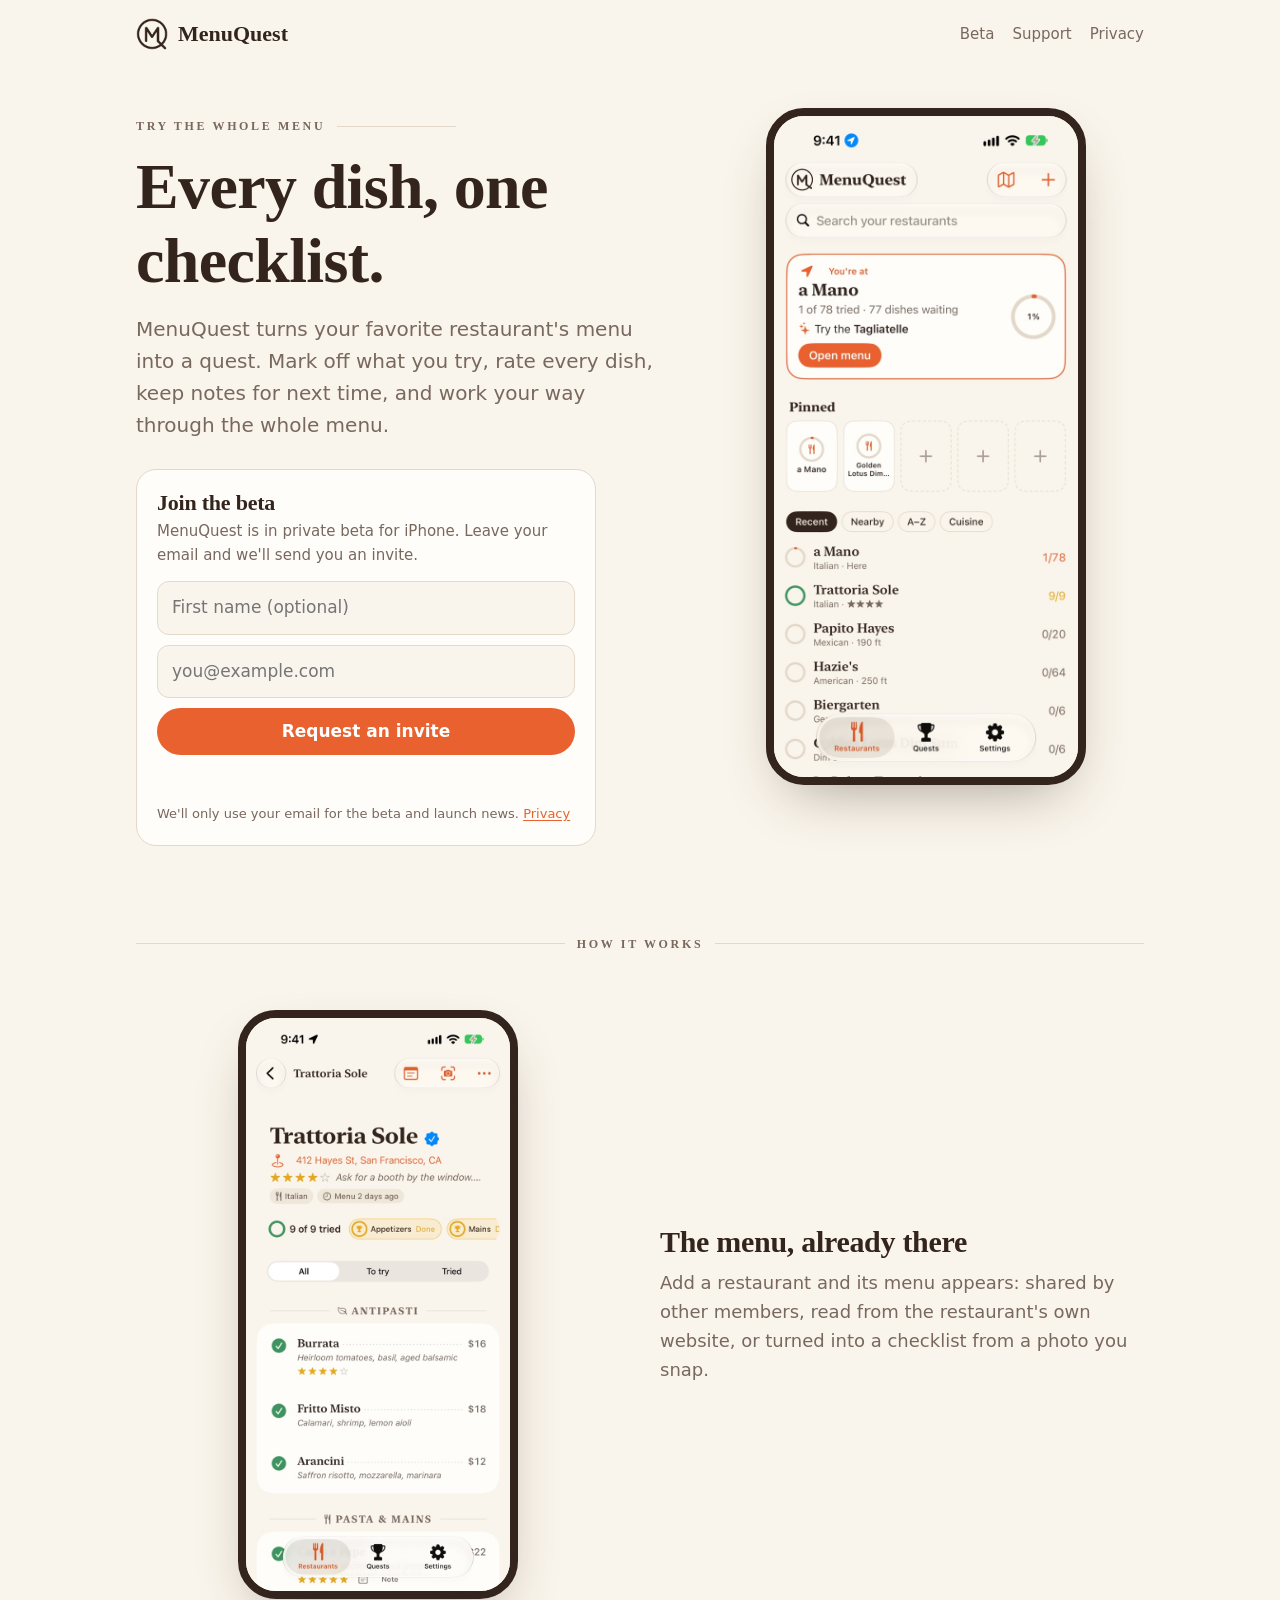
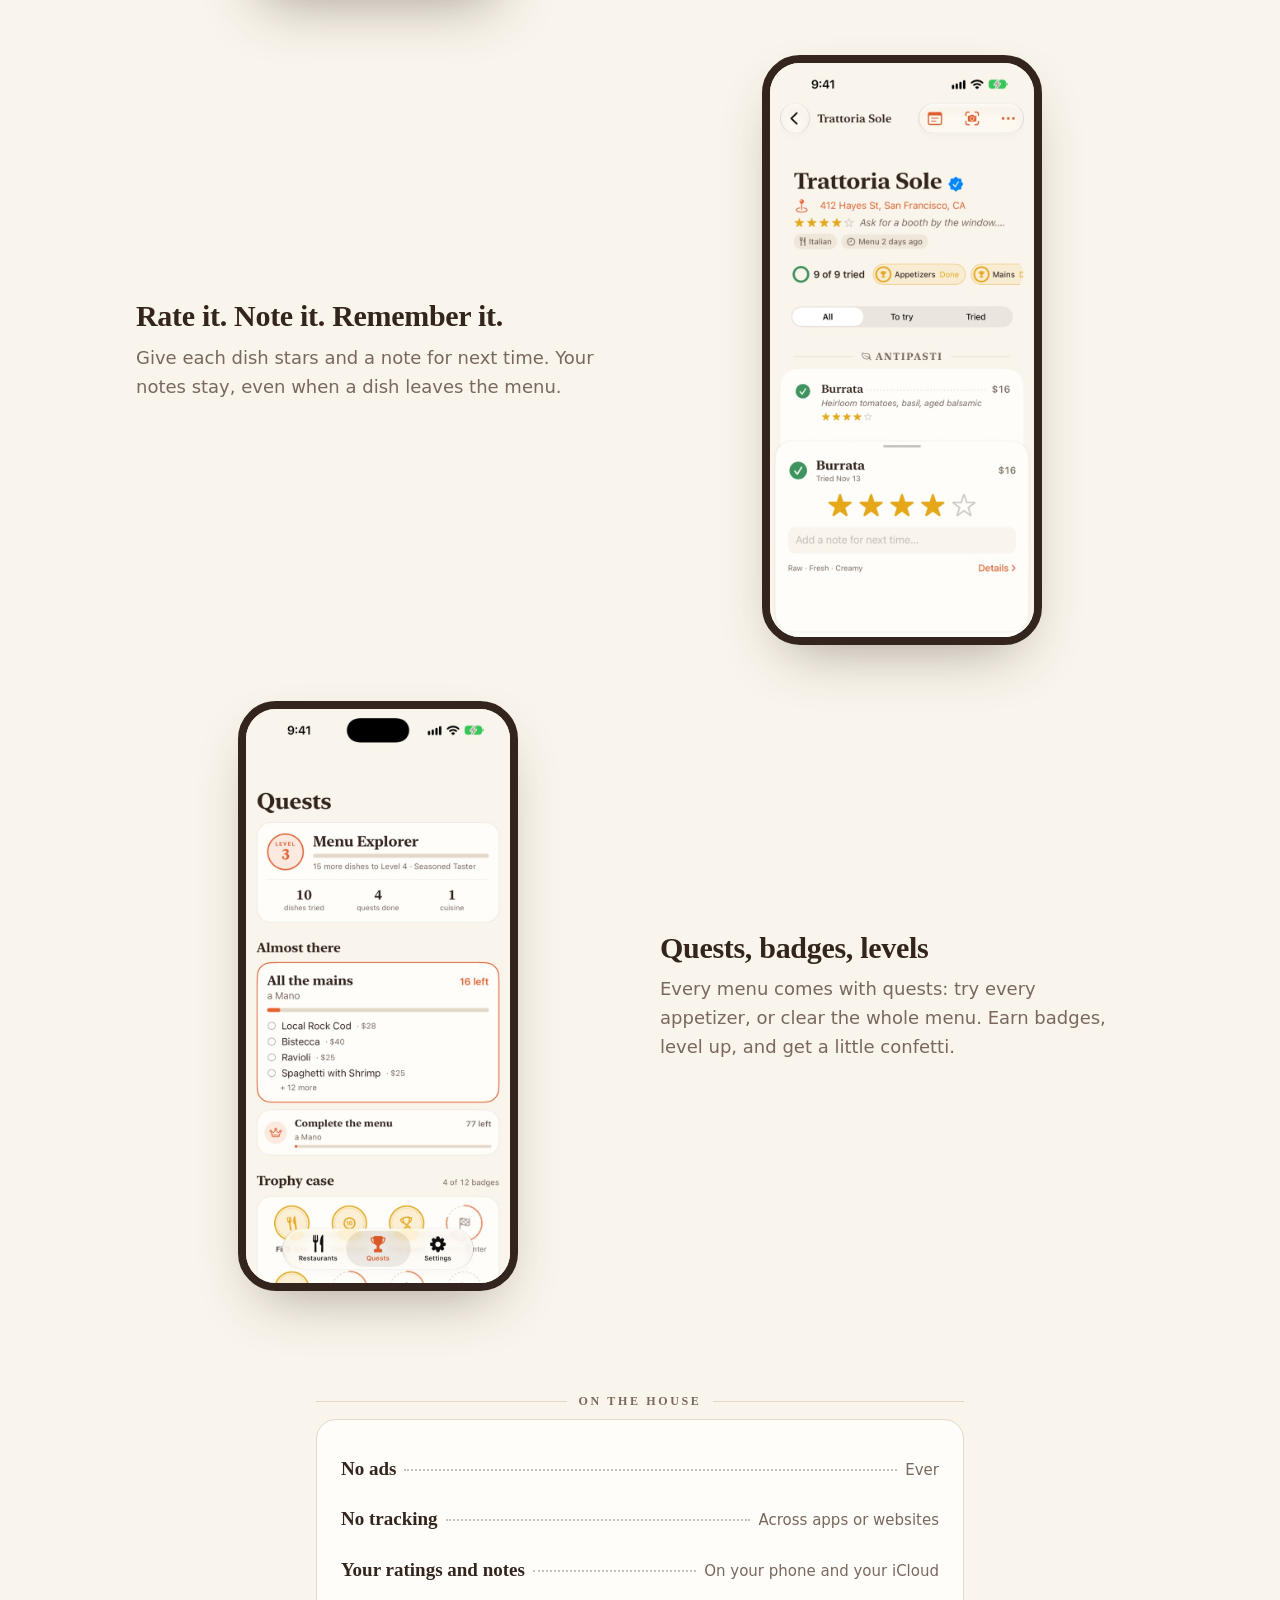
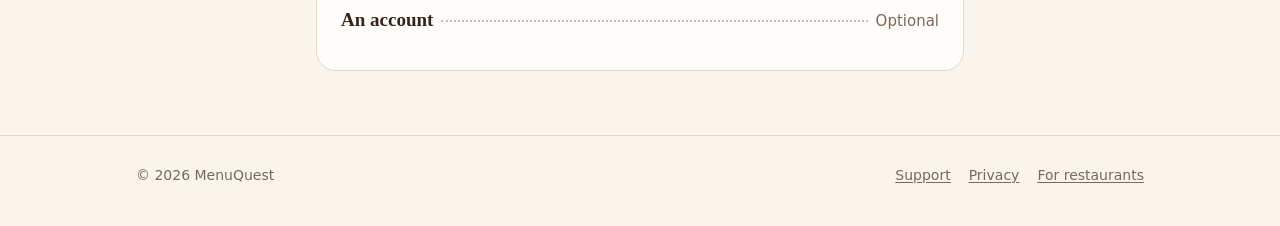
<file: index.html>
<!doctype html>
<html lang="en">
<head>
<meta charset="utf-8">
<meta name="viewport" content="width=device-width, initial-scale=1">
<title>MenuQuest · Try the whole menu</title>
<meta name="description" content="MenuQuest turns any restaurant's menu into a checklist. Mark off what you try, rate every dish, and work your way through the whole menu. Now in private beta for iPhone.">
<meta name="theme-color" content="#faf5ec" media="(prefers-color-scheme: light)">
<meta name="theme-color" content="#171311" media="(prefers-color-scheme: dark)">
<meta property="og:title" content="MenuQuest · Try the whole menu">
<meta property="og:description" content="Turn any restaurant's menu into a checklist. Mark off what you try, rate every dish, and clear the whole menu.">
<meta property="og:image" content="https://menuquest.app/assets/icon-512.png">
<meta property="og:url" content="https://menuquest.app/">
<link rel="icon" href="/assets/favicon.png">
<link rel="apple-touch-icon" href="/assets/apple-touch-icon.png">
<link rel="stylesheet" href="/assets/site.css?v=3">
</head>
<body>
<header class="site-header">
  <div class="wrap">
    <a class="brand" href="/"><span class="mark" aria-hidden="true"></span>MenuQuest</a>
    <nav class="site-nav" aria-label="Site">
      <a href="#beta">Beta</a>
      <a href="/support/">Support</a>
      <a href="/privacy/">Privacy</a>
    </nav>
  </div>
</header>

<main>
  <section class="wrap hero">
    <div>
      <p class="eyebrow">Try the whole menu</p>
      <h1>Every dish, one checklist.</h1>
      <p class="lead">MenuQuest turns your favorite restaurant's menu into a quest. Mark off what you try, rate every dish, keep notes for next time, and work your way through the whole menu.</p>

      <div class="signup" id="beta">
        <h2>Join the beta</h2>
        <p>MenuQuest is in private beta for iPhone. Leave your email and we'll send you an invite.</p>
        <form id="beta-form" novalidate>
          <label class="hp" aria-hidden="true">Leave this empty <input type="text" name="website" tabindex="-1" autocomplete="off"></label>
          <input type="text" name="name" placeholder="First name (optional)" autocomplete="given-name" maxlength="100" aria-label="First name (optional)">
          <input type="email" name="email" placeholder="you@example.com" autocomplete="email" required aria-label="Email address">
          <button class="button" type="submit">Request an invite</button>
          <p class="status" role="status" aria-live="polite"></p>
          <p class="note">We'll only use your email for the beta and launch news. <a href="/privacy/#website">Privacy</a></p>
        </form>
      </div>
    </div>
    <div class="phone"><img src="/assets/home.jpg" width="640" height="1391" alt="The MenuQuest home screen: you're at a Mano, 1 of 78 dishes tried, with pinned restaurants and a list of your places."></div>
  </section>

  <section class="wrap features" aria-label="How it works">
    <p class="eyebrow">How it works</p>

    <div class="feature">
      <div class="feature-text">
        <h3>The menu, already there</h3>
        <p>Add a restaurant and its menu appears: shared by other members, read from the restaurant's own website, or turned into a checklist from a photo you snap.</p>
      </div>
      <div class="phone"><img src="/assets/menu.jpg" width="640" height="1391" alt="Trattoria Sole's menu in MenuQuest, with every antipasti dish marked off and rated." loading="lazy"></div>
    </div>

    <div class="feature">
      <div class="feature-text">
        <h3>Rate it. Note it. Remember it.</h3>
        <p>Give each dish stars and a note for next time. Your notes stay, even when a dish leaves the menu.</p>
      </div>
      <div class="phone"><img src="/assets/dish.jpg" width="640" height="1391" alt="A dish card for Burrata, tried and rated four stars, with a field for a note." loading="lazy"></div>
    </div>

    <div class="feature">
      <div class="feature-text">
        <h3>Quests, badges, levels</h3>
        <p>Every menu comes with quests: try every appetizer, or clear the whole menu. Earn badges, level up, and get a little confetti.</p>
      </div>
      <div class="phone"><img src="/assets/quests.jpg" width="640" height="1391" alt="The Quests screen: Level 3 Menu Explorer, 10 dishes tried, and the next quest with dishes left to try." loading="lazy"></div>
    </div>
  </section>

  <section class="narrow promises" aria-label="Our promises">
    <p class="eyebrow">On the house</p>
    <div class="card">
      <div class="leader"><strong>No ads</strong><span class="dots"></span><span>Ever</span></div>
      <div class="leader"><strong>No tracking</strong><span class="dots"></span><span>Across apps or websites</span></div>
      <div class="leader"><strong>Your ratings and notes</strong><span class="dots"></span><span>On your phone and your iCloud</span></div>
      <div class="leader"><strong>An account</strong><span class="dots"></span><span>Optional</span></div>
    </div>
  </section>
</main>

<footer class="site-footer">
  <div class="wrap">
    <span>© 2026 MenuQuest</span>
    <nav aria-label="Footer">
      <a href="/support/">Support</a>
      <a href="/privacy/">Privacy</a>
      <a href="/menu-reader/">For restaurants</a>
    </nav>
  </div>
</footer>

<script>
(() => {
  const form = document.getElementById("beta-form");
  const status = form.querySelector(".status");
  const button = form.querySelector("button");
  const endpoint = "https://anufzyrmkdzgfmwxasul.supabase.co/rest/v1/rpc/join_beta";
  // The publishable key is meant to be public; the database only allows join_beta() with it.
  const key = "sb_publishable_UB7Gr7e5WMitvojxORa7Ow_srPYffZV";

  const say = (text, kind) => { status.textContent = text; status.className = "status " + (kind || ""); };

  form.addEventListener("submit", async (event) => {
    event.preventDefault();
    const email = form.email.value.trim();
    const name = form.name.value.trim();
    if (form.website.value) { say("Thanks! You're on the list.", "ok"); form.reset(); return; } // bots
    if (!/^[^@\s]+@[^@\s]+\.[^@\s]+$/.test(email)) { say("Please enter a valid email address.", "err"); form.email.focus(); return; }

    button.disabled = true;
    say("Sending…");
    try {
      const response = await fetch(endpoint, {
        method: "POST",
        headers: { "Content-Type": "application/json", "apikey": key },
        body: JSON.stringify({ p_email: email, p_name: name || null, p_source: "website" }),
      });
      if (!response.ok) throw new Error(String(response.status));
      say("Thanks! You're on the list. We'll email you an invite.", "ok");
      form.reset();
    } catch (error) {
      say("Something went wrong. Please try again in a moment.", "err");
    } finally {
      button.disabled = false;
    }
  });
})();
</script>
</body>
</html>
</file>
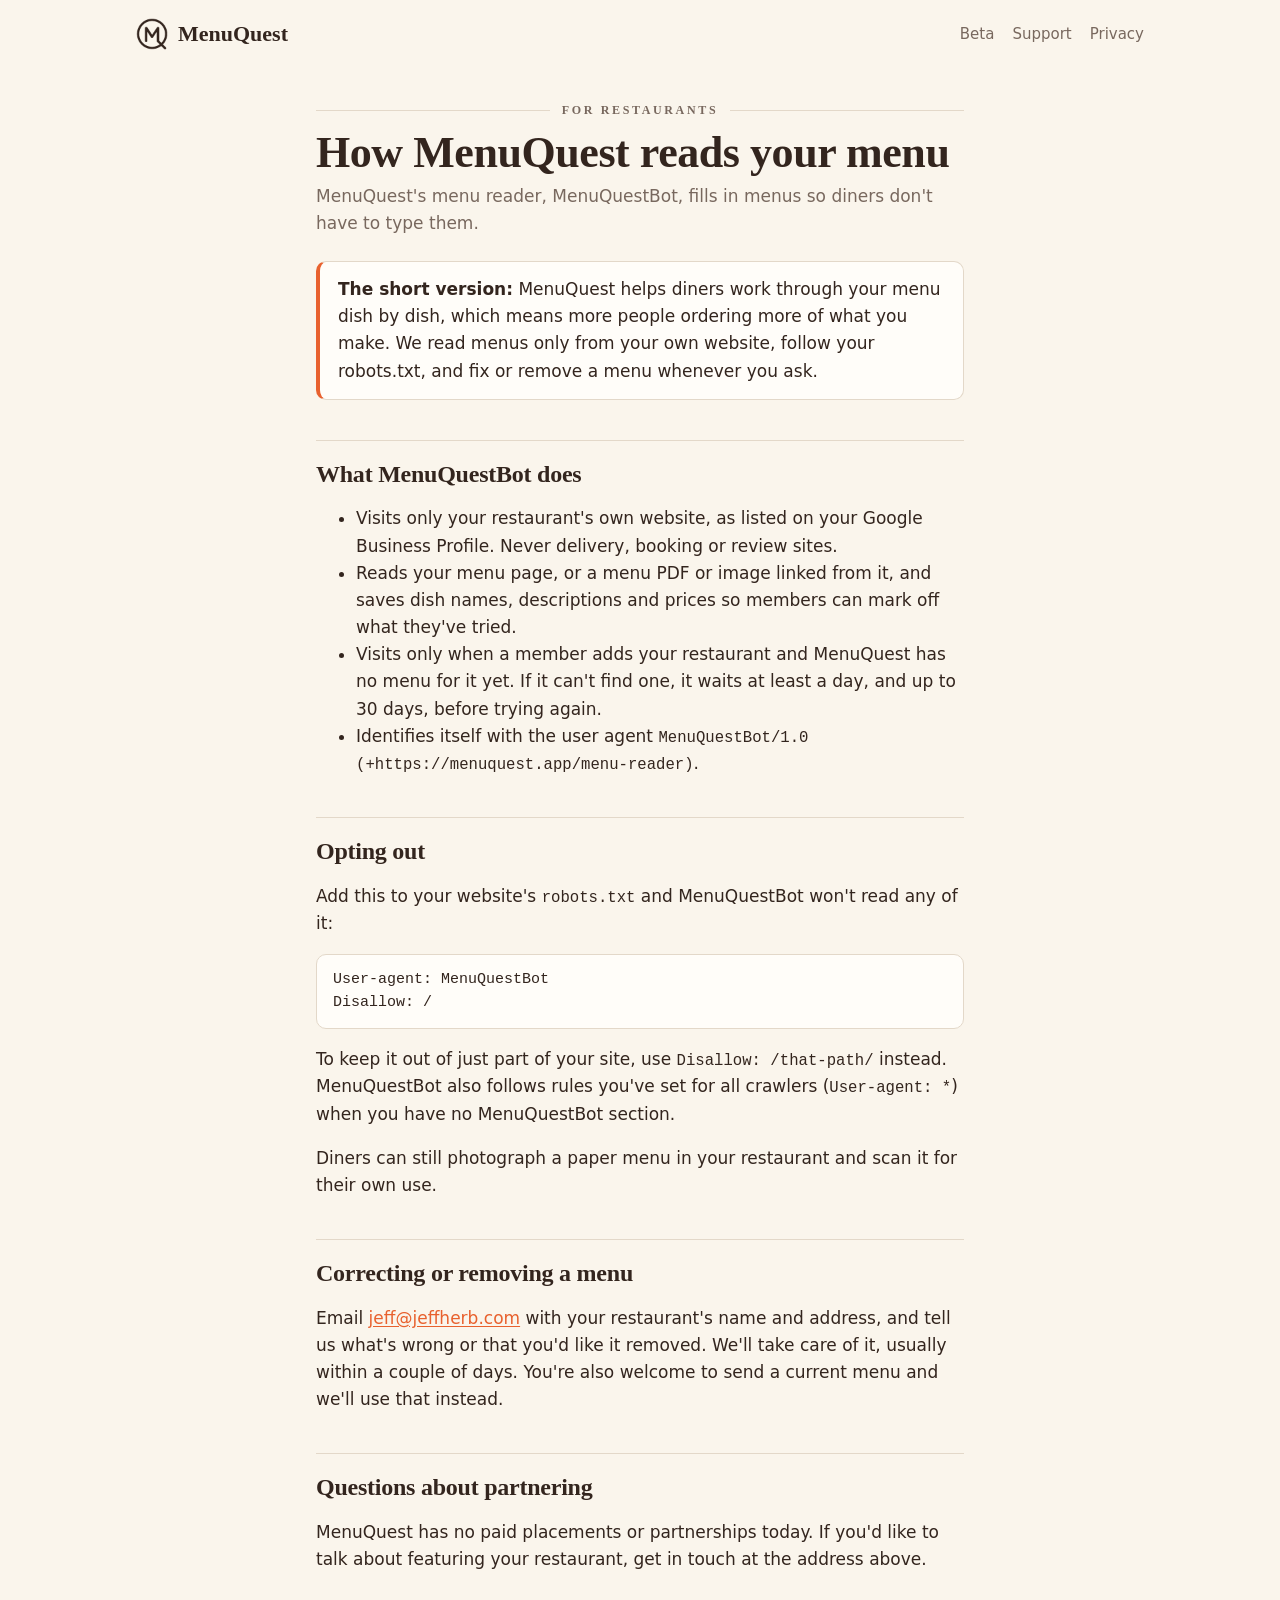
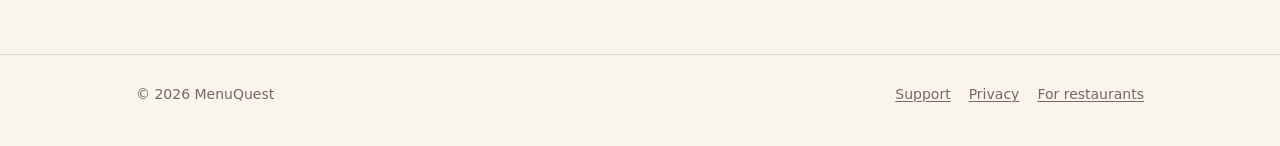
<file: menu-reader/index.html>
<!doctype html>
<html lang="en">
<head>
<meta charset="utf-8">
<meta name="viewport" content="width=device-width, initial-scale=1">
<title>MenuQuest for restaurants</title>
<meta name="description" content="How MenuQuest reads restaurant menus from their own websites, and how to opt out or get a menu corrected.">
<meta name="theme-color" content="#faf5ec" media="(prefers-color-scheme: light)">
<meta name="theme-color" content="#171311" media="(prefers-color-scheme: dark)">
<link rel="icon" href="/assets/favicon.png">
<link rel="apple-touch-icon" href="/assets/apple-touch-icon.png">
<link rel="stylesheet" href="/assets/site.css?v=3">
</head>
<body>
<header class="site-header">
  <div class="wrap">
    <a class="brand" href="/"><span class="mark" aria-hidden="true"></span>MenuQuest</a>
    <nav class="site-nav" aria-label="Site">
      <a href="/#beta">Beta</a>
      <a href="/support/">Support</a>
      <a href="/privacy/">Privacy</a>
    </nav>
  </div>
</header>

<main class="narrow page">
<p class="eyebrow">For restaurants</p>
<h1>How MenuQuest reads your menu</h1>
<p class="date">MenuQuest's menu reader, MenuQuestBot, fills in menus so diners don't have to type them.</p>

<p class="summary"><strong>The short version:</strong> MenuQuest helps diners work through your menu dish by dish, which means more people ordering more of what you make. We read menus only from your own website, follow your robots.txt, and fix or remove a menu whenever you ask.</p>

<h2>What MenuQuestBot does</h2>
<ul>
  <li>Visits only your restaurant's own website, as listed on your Google Business Profile. Never delivery, booking or review sites.</li>
  <li>Reads your menu page, or a menu PDF or image linked from it, and saves dish names, descriptions and prices so members can mark off what they've tried.</li>
  <li>Visits only when a member adds your restaurant and MenuQuest has no menu for it yet. If it can't find one, it waits at least a day, and up to 30 days, before trying again.</li>
  <li>Identifies itself with the user agent <code>MenuQuestBot/1.0 (+https://menuquest.app/menu-reader)</code>.</li>
</ul>

<h2>Opting out</h2>
<p>Add this to your website's <code>robots.txt</code> and MenuQuestBot won't read any of it:</p>
<pre>User-agent: MenuQuestBot
Disallow: /</pre>
<p>To keep it out of just part of your site, use <code>Disallow: /that-path/</code> instead. MenuQuestBot also follows rules you've set for all crawlers (<code>User-agent: *</code>) when you have no MenuQuestBot section.</p>
<p>Diners can still photograph a paper menu in your restaurant and scan it for their own use.</p>

<h2>Correcting or removing a menu</h2>
<p>Email <a href="mailto:jeff@jeffherb.com">jeff@jeffherb.com</a> with your restaurant's name and address, and tell us what's wrong or that you'd like it removed. We'll take care of it, usually within a couple of days. You're also welcome to send a current menu and we'll use that instead.</p>

<h2>Questions about partnering</h2>
<p>MenuQuest has no paid placements or partnerships today. If you'd like to talk about featuring your restaurant, get in touch at the address above.</p>
</main>

<footer class="site-footer">
  <div class="wrap">
    <span>© 2026 MenuQuest</span>
    <nav aria-label="Footer">
      <a href="/support/">Support</a>
      <a href="/privacy/">Privacy</a>
      <a href="/menu-reader/">For restaurants</a>
    </nav>
  </div>
</footer>
</body>
</html>
</file>
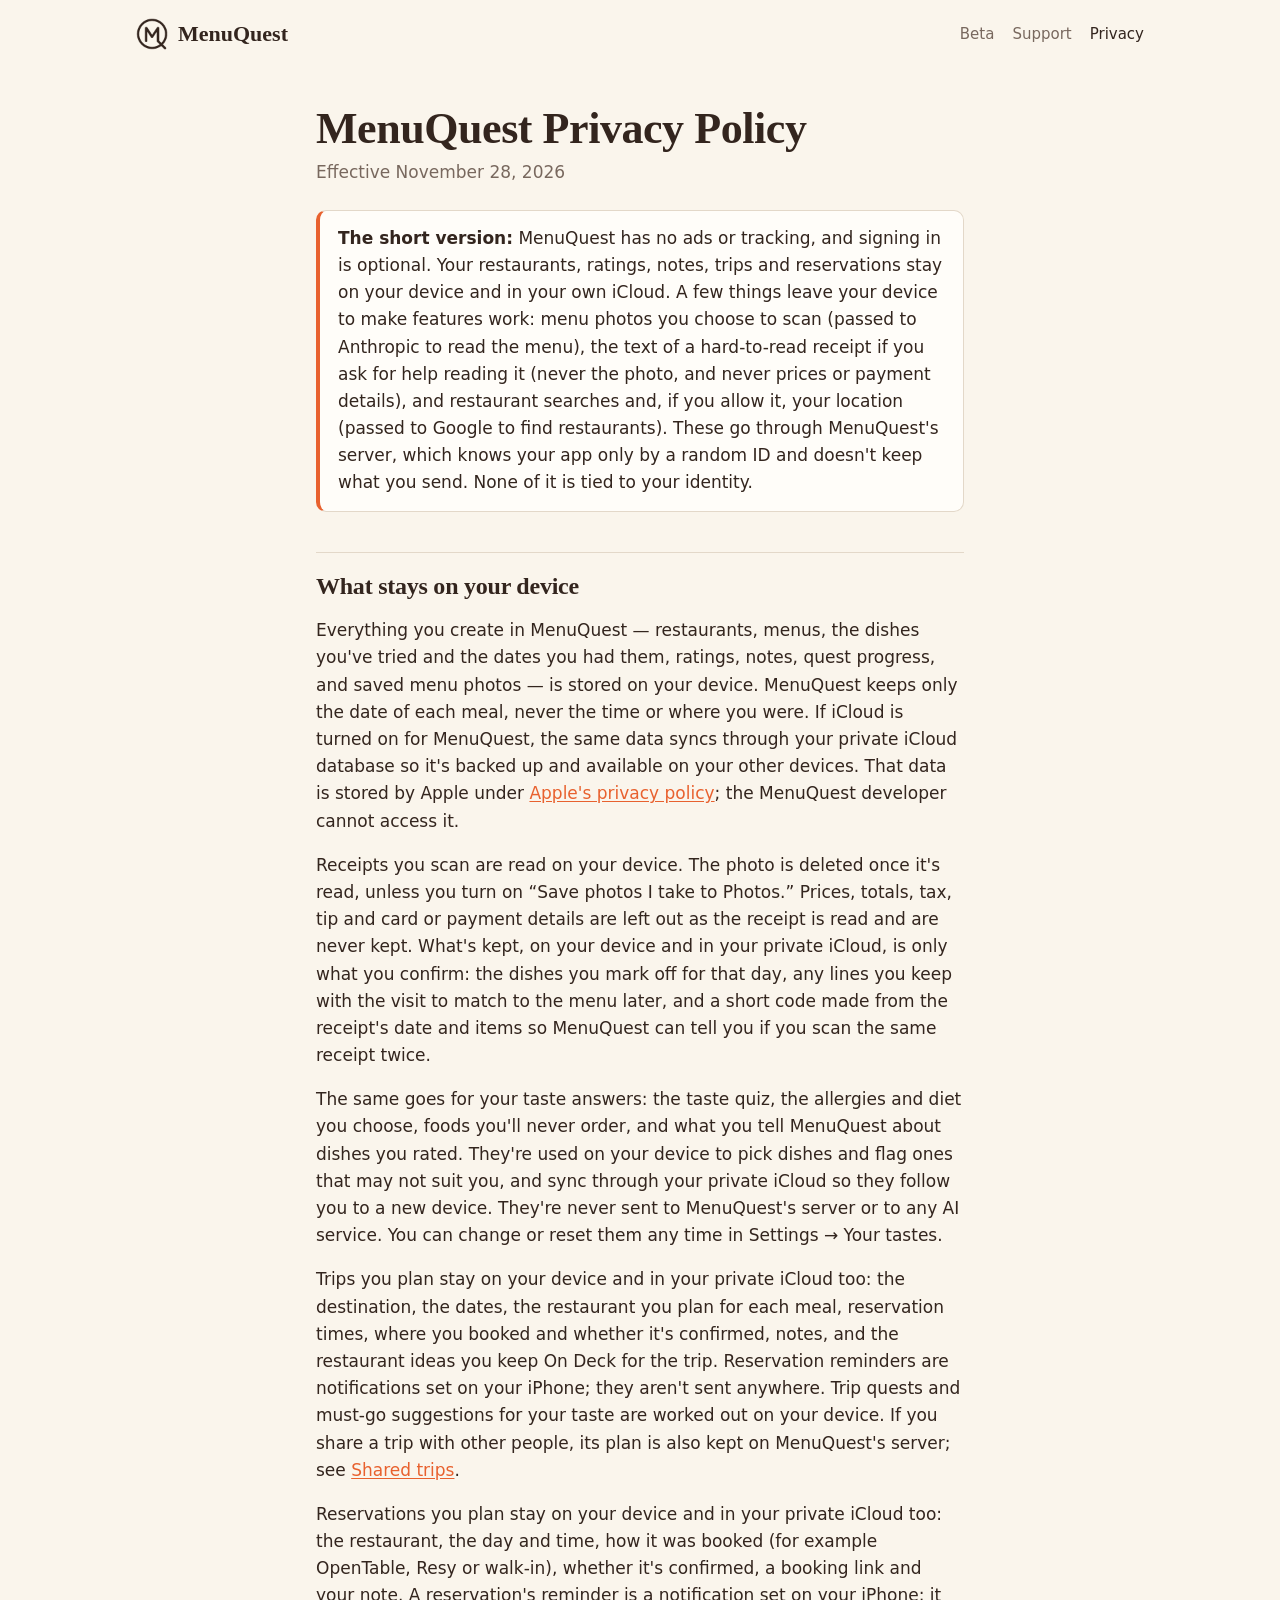
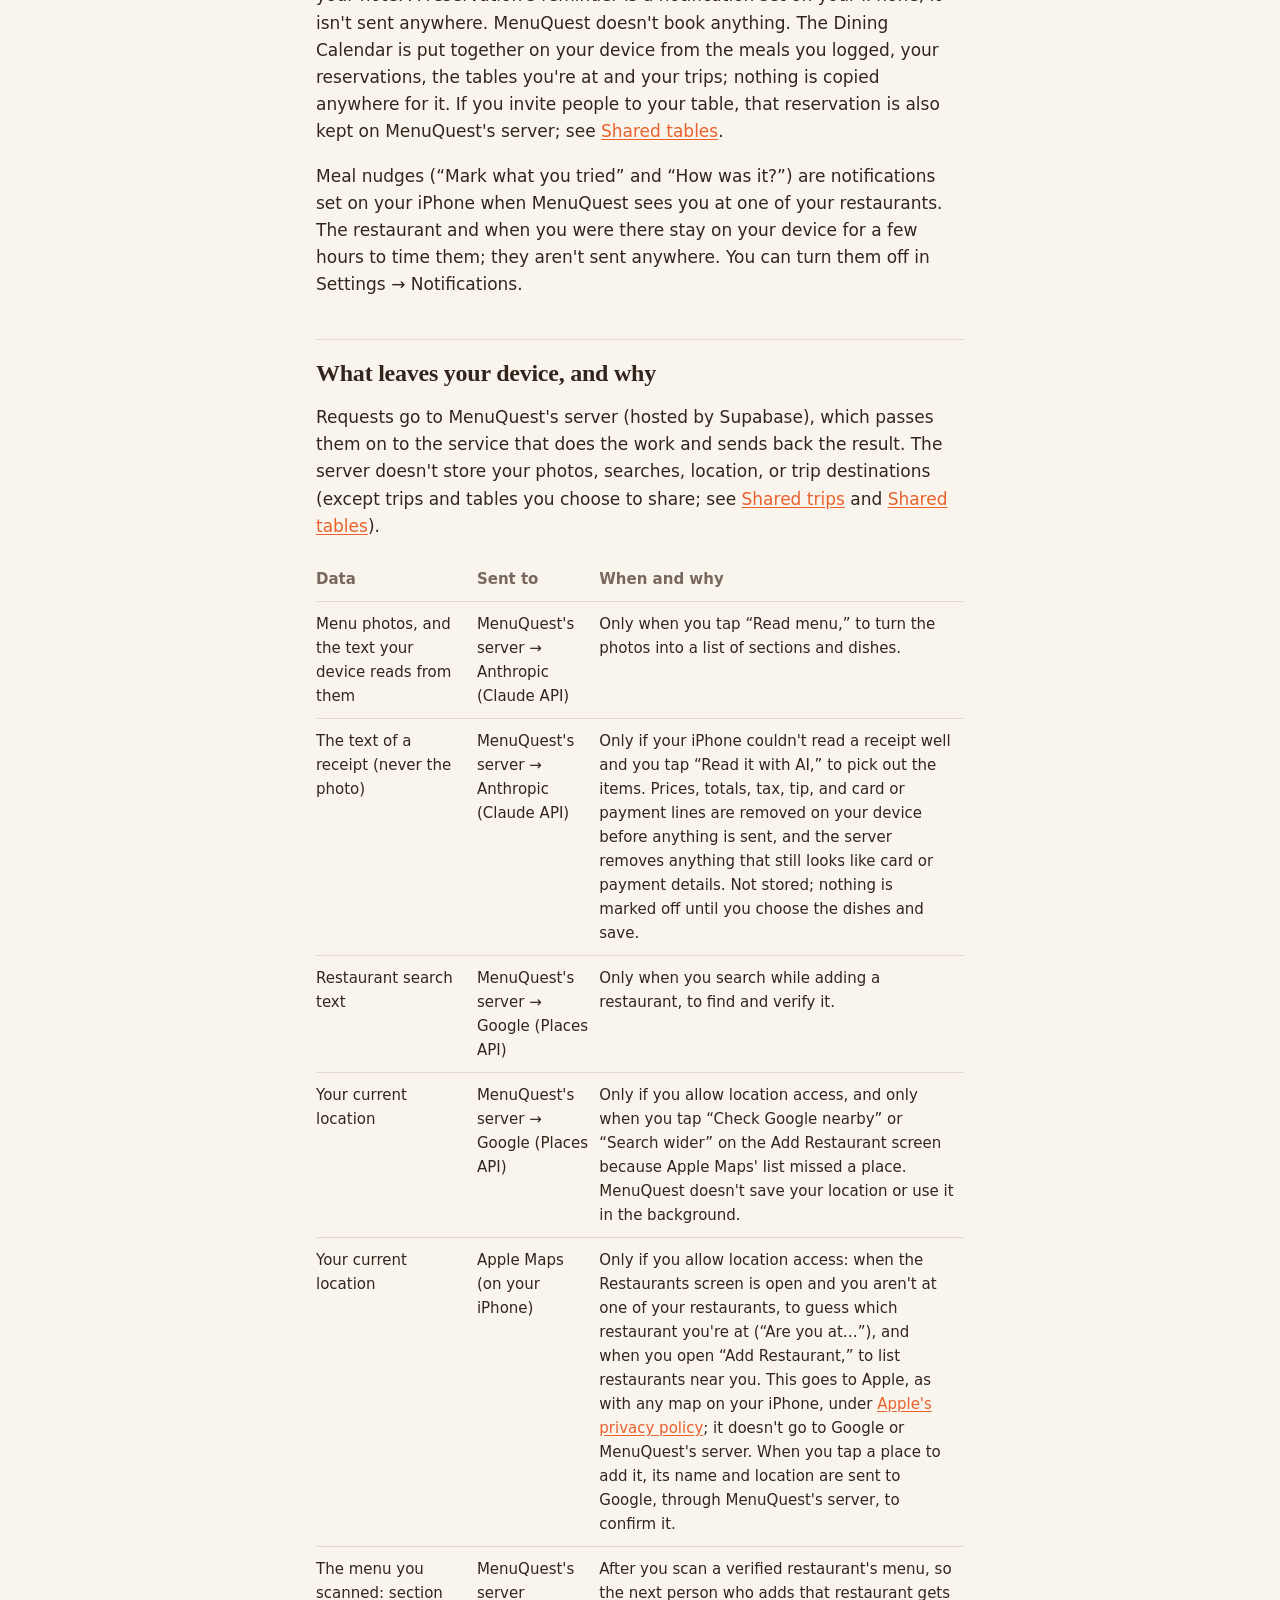
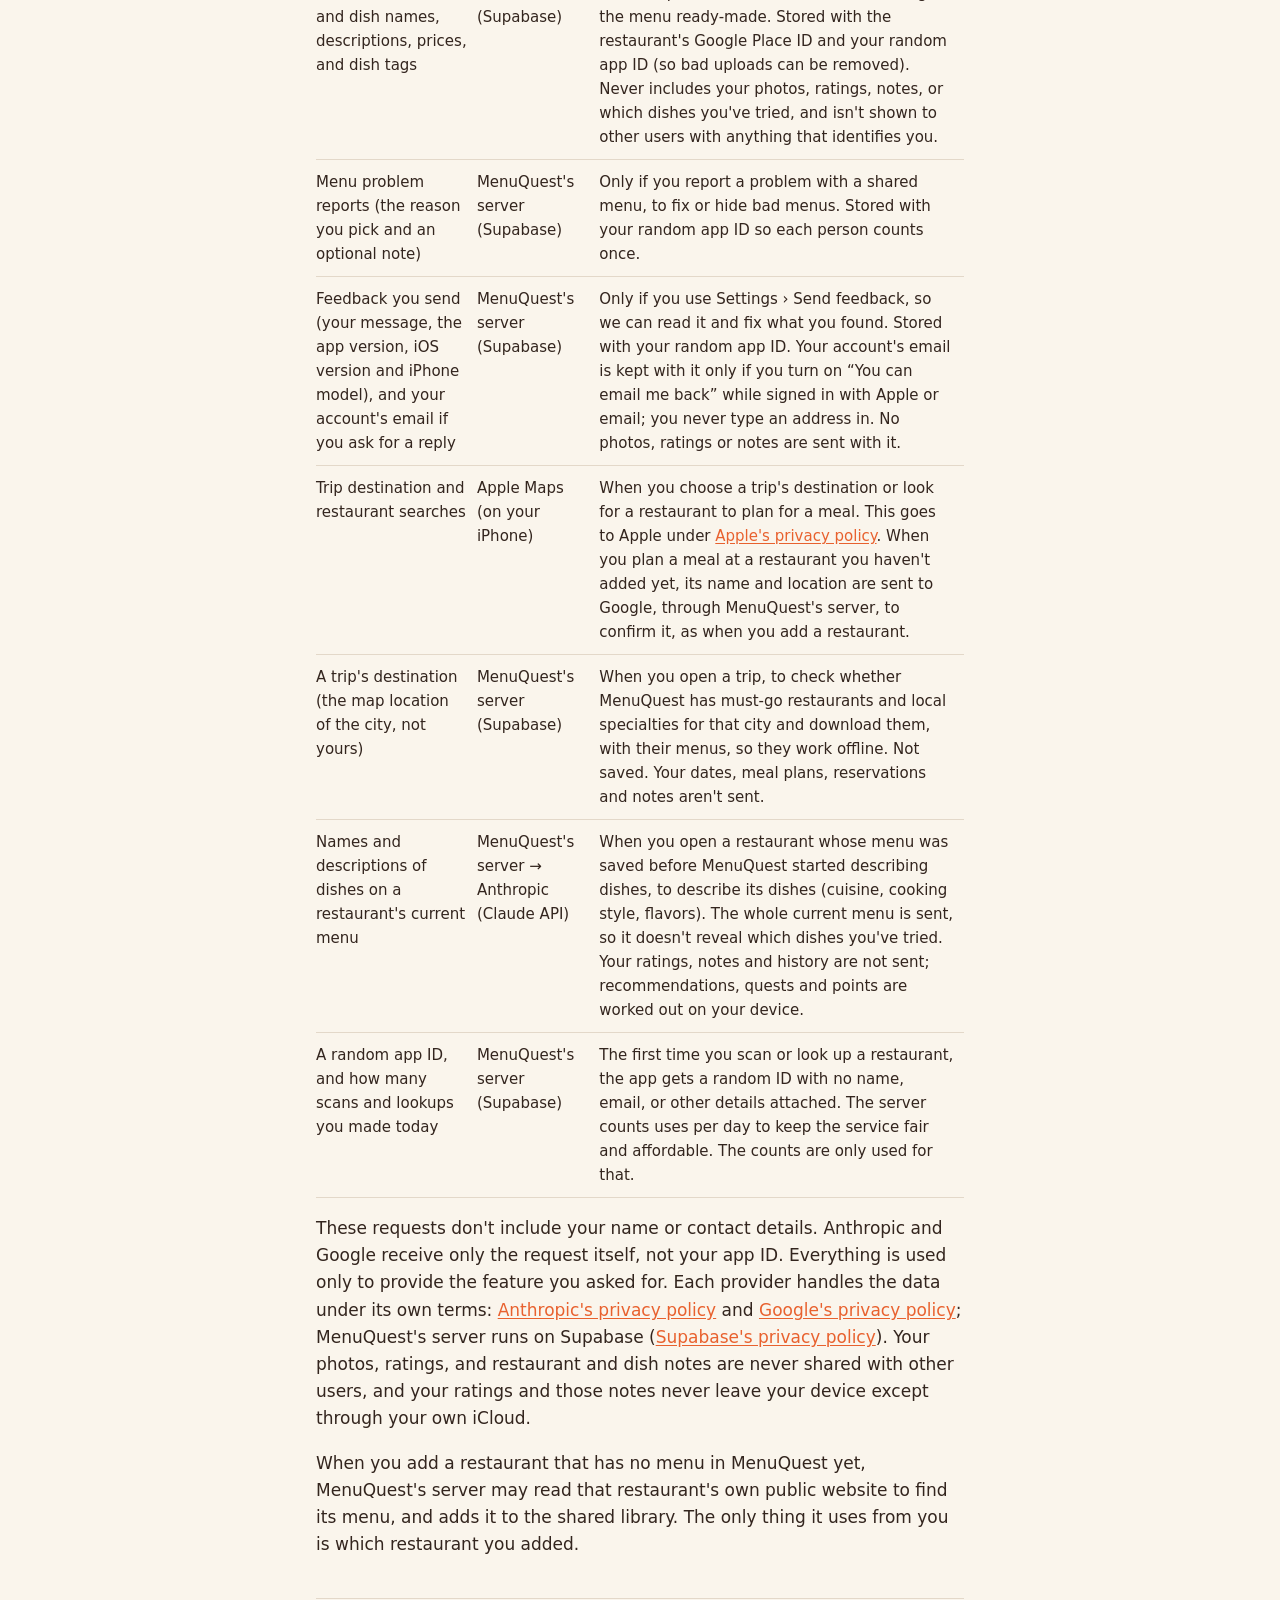
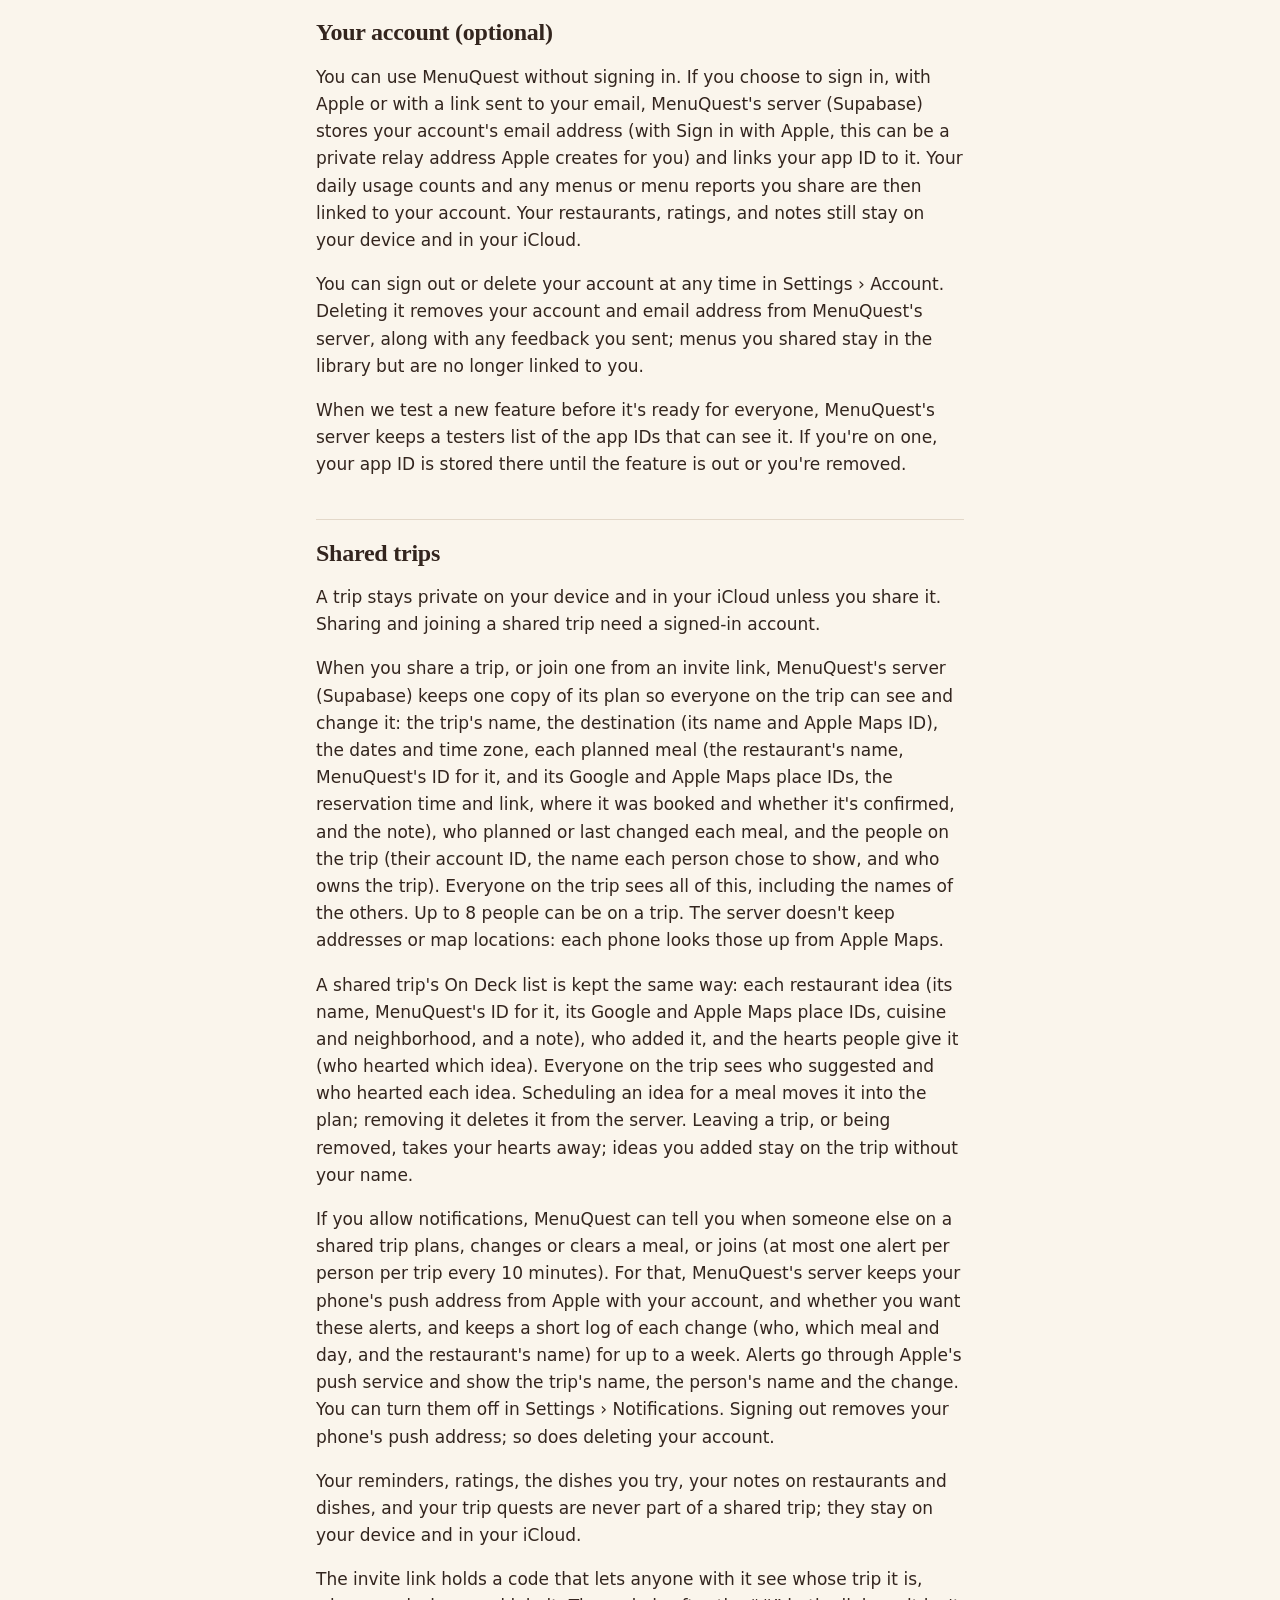
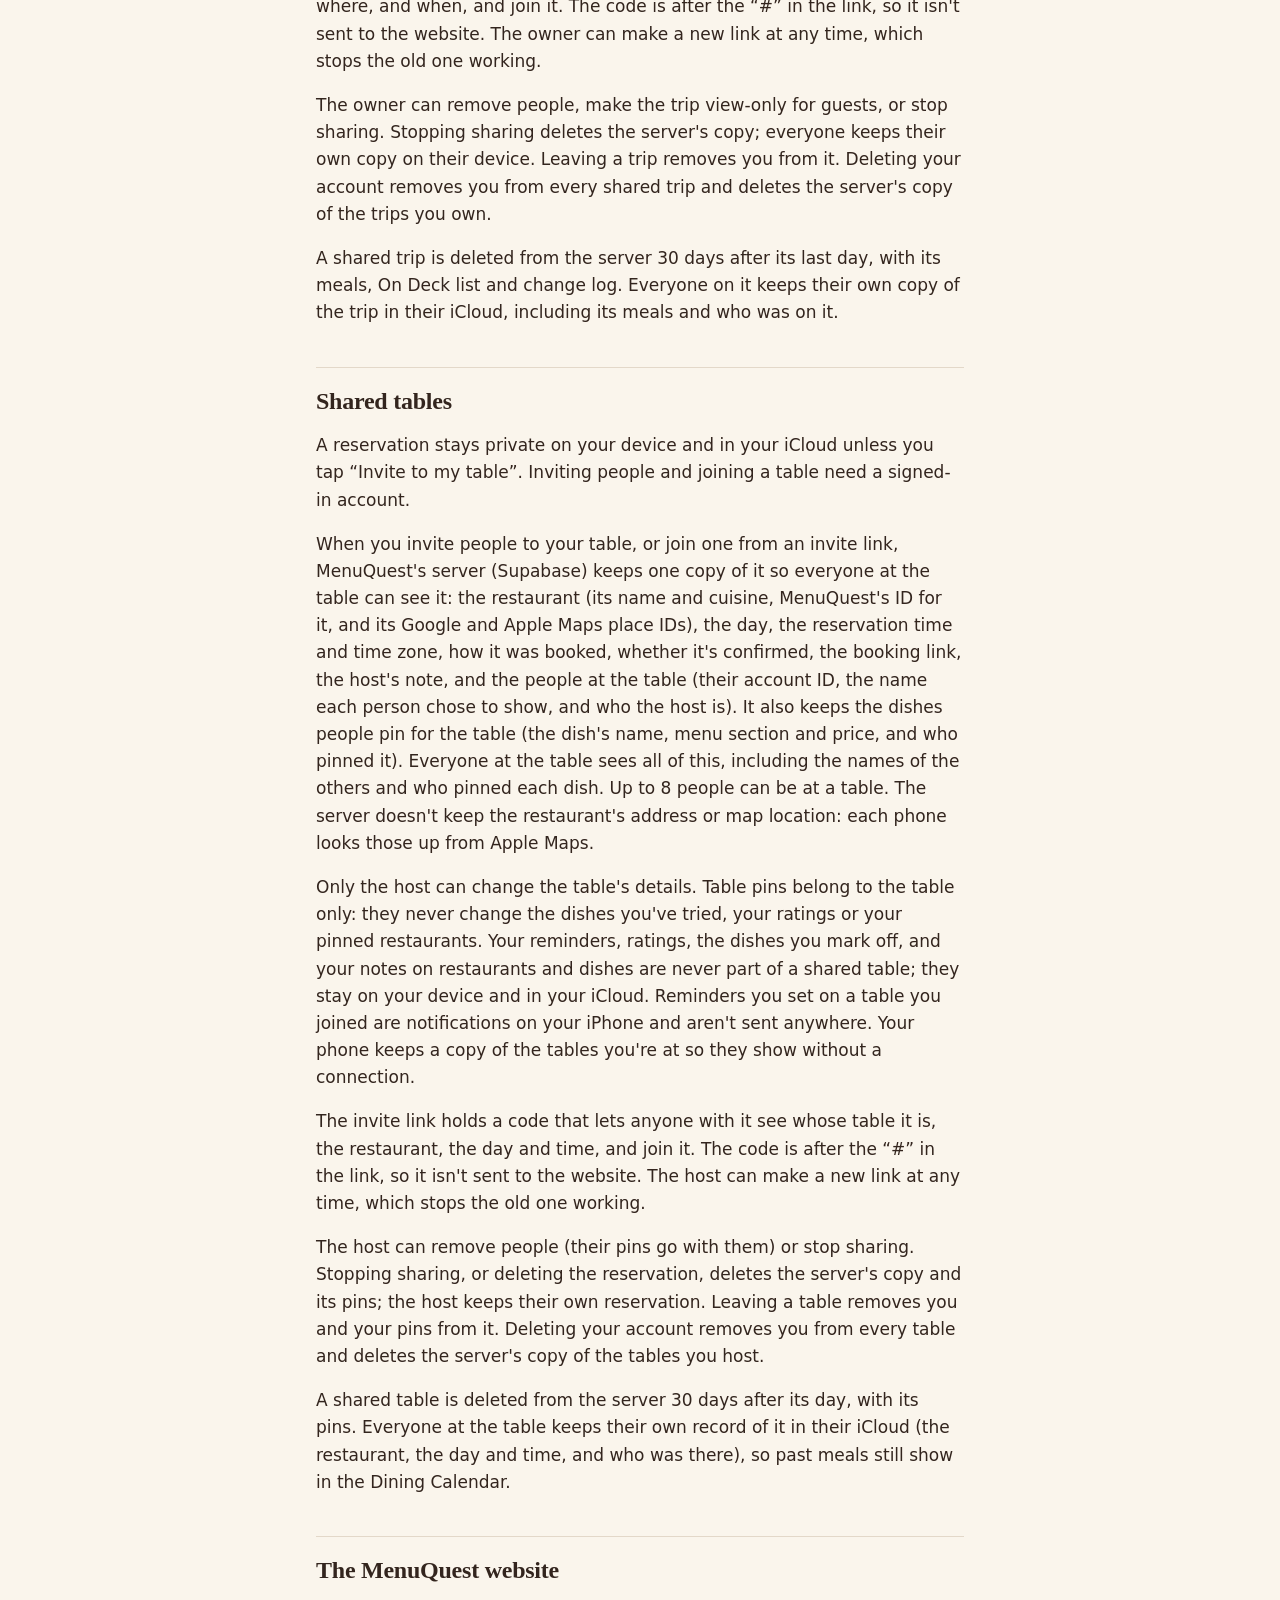
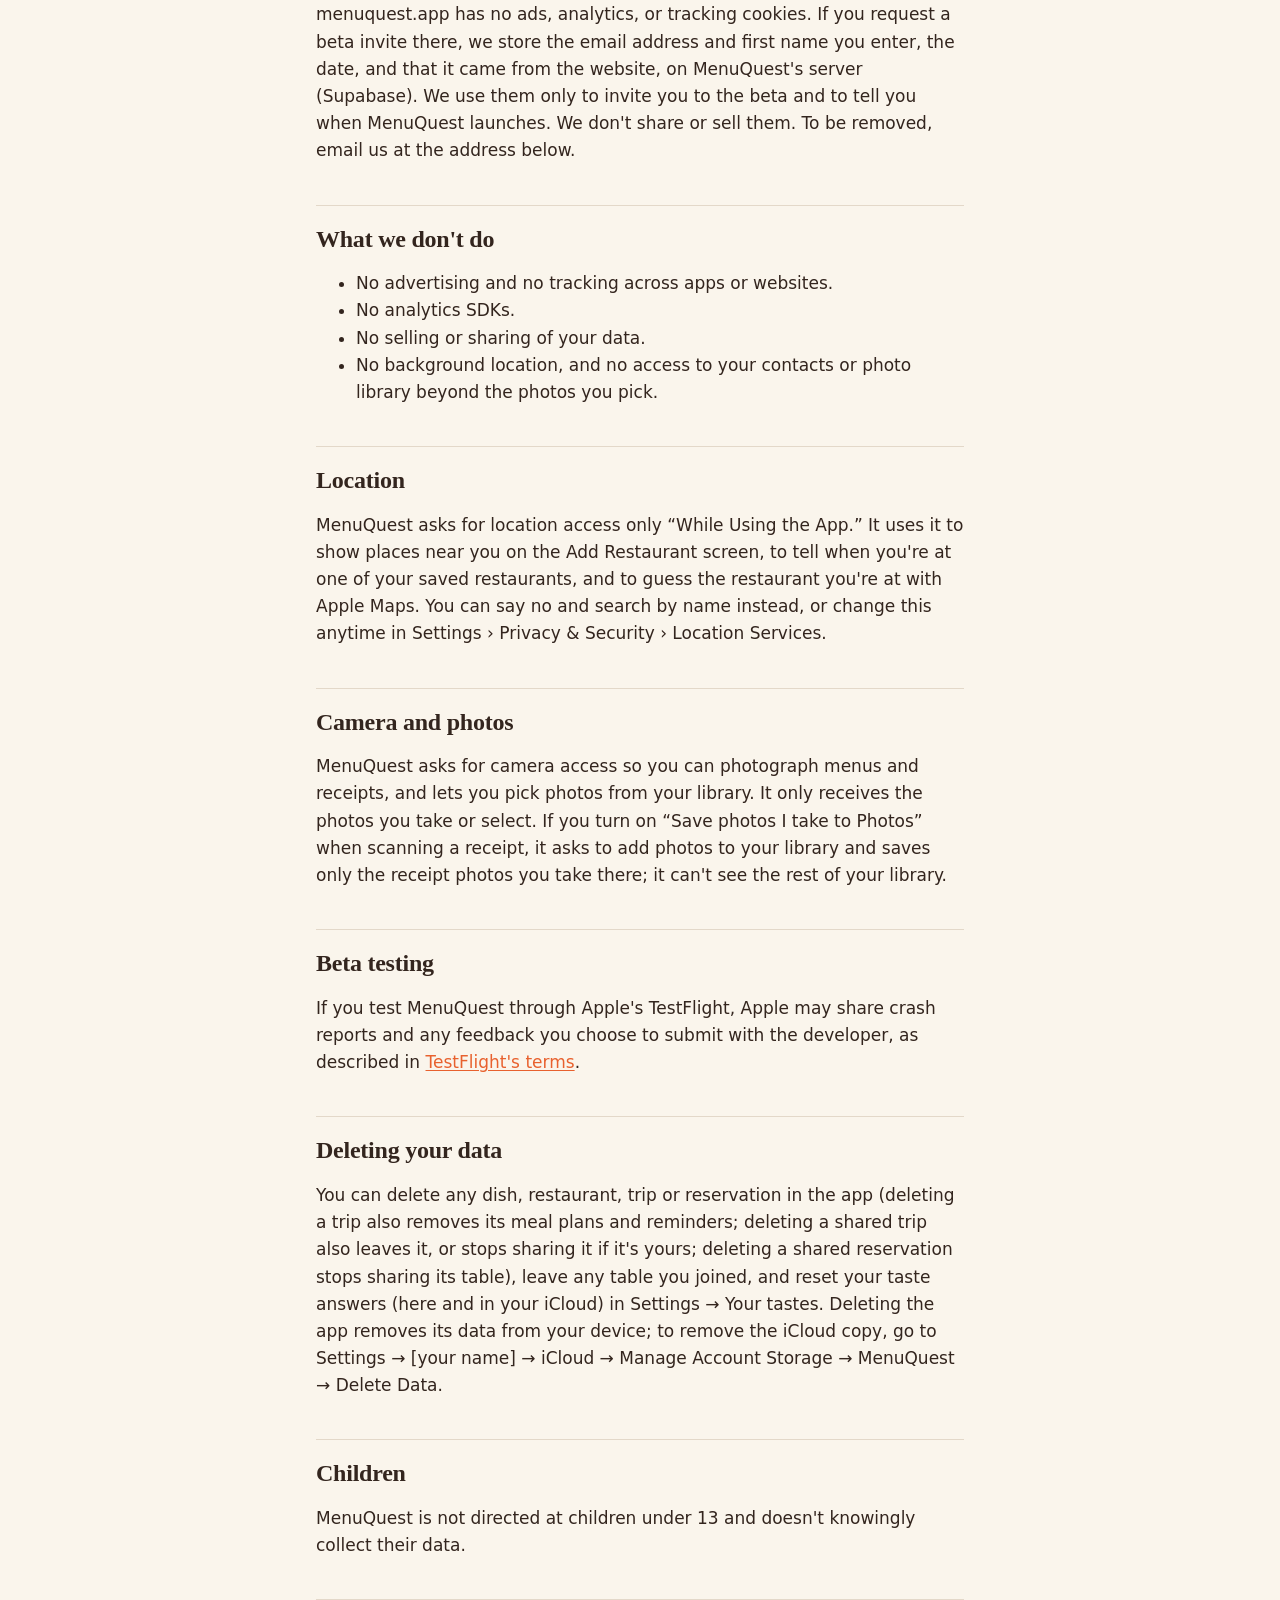
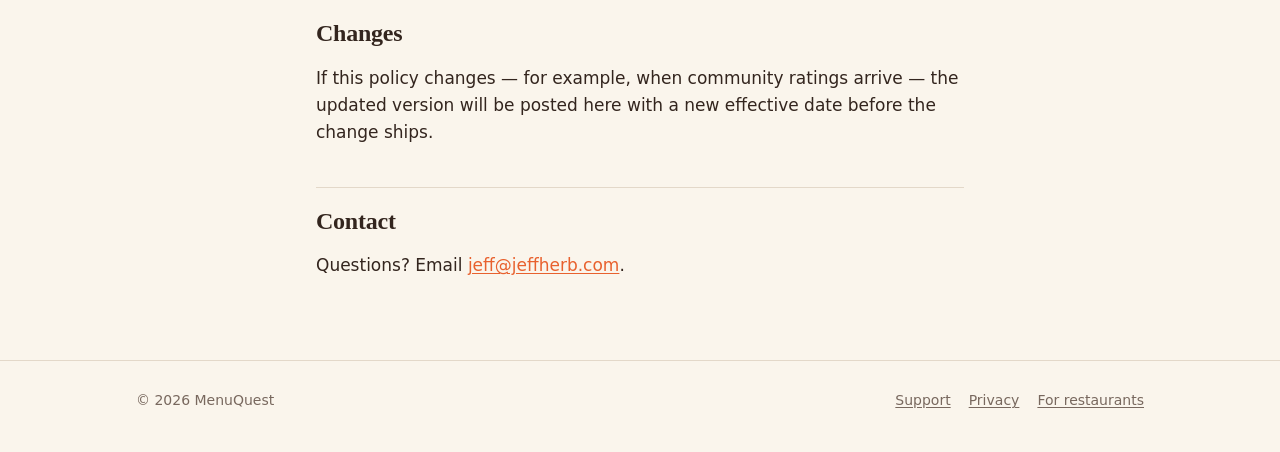
<file: privacy/index.html>
<!doctype html>
<html lang="en">
<head>
<meta charset="utf-8">
<meta name="viewport" content="width=device-width, initial-scale=1">
<title>MenuQuest Privacy Policy</title>
<meta name="description" content="How MenuQuest handles your data: no ads, no tracking, and your ratings and notes stay on your phone.">
<meta name="theme-color" content="#faf5ec" media="(prefers-color-scheme: light)">
<meta name="theme-color" content="#171311" media="(prefers-color-scheme: dark)">
<link rel="icon" href="/assets/favicon.png">
<link rel="apple-touch-icon" href="/assets/apple-touch-icon.png">
<link rel="stylesheet" href="/assets/site.css?v=3">
</head>
<body>
<header class="site-header">
  <div class="wrap">
    <a class="brand" href="/"><span class="mark" aria-hidden="true"></span>MenuQuest</a>
    <nav class="site-nav" aria-label="Site">
      <a href="/#beta">Beta</a>
      <a href="/support/">Support</a>
      <a href="/privacy/" aria-current="page">Privacy</a>
    </nav>
  </div>
</header>

<main class="narrow page">
<h1>MenuQuest Privacy Policy</h1>
<p class="date">Effective November 28, 2026</p>

<p class="summary"><strong>The short version:</strong> MenuQuest has no ads or tracking, and signing in is optional.
Your restaurants, ratings, notes, trips and reservations stay on your device and in your own iCloud.
A few things leave your device to make features work: menu photos you choose to scan
(passed to Anthropic to read the menu), the text of a hard-to-read receipt if you ask for
help reading it (never the photo, and never prices or payment details), and restaurant searches and, if you allow it, your
location (passed to Google to find restaurants). These go through MenuQuest's server, which
knows your app only by a random ID and doesn't keep what you send. None of it is tied to
your identity.</p>

<h2>What stays on your device</h2>
<p>Everything you create in MenuQuest — restaurants, menus, the dishes you've tried and the
dates you had them, ratings, notes, quest progress, and saved menu photos — is stored on
your device. MenuQuest keeps only the date of each meal, never the time or where you were. If iCloud is turned on
for MenuQuest, the same data syncs through your private iCloud database so it's backed up
and available on your other devices. That data is stored by Apple under
<a href="https://www.apple.com/legal/privacy/">Apple's privacy policy</a>; the MenuQuest
developer cannot access it.</p>

<p>Receipts you scan are read on your device. The photo is deleted once it's read, unless
you turn on “Save photos I take to Photos.” Prices, totals, tax, tip and card or payment
details are left out as the receipt is read and are never kept. What's kept, on your device
and in your private iCloud, is only what you confirm: the dishes you mark off for that day,
any lines you keep with the visit to match to the menu later, and a short code made from the
receipt's date and items so MenuQuest can tell you if you scan the same receipt twice.</p>

<p>The same goes for your taste answers: the taste quiz, the allergies and diet you choose,
foods you'll never order, and what you tell MenuQuest about dishes you rated. They're used on
your device to pick dishes and flag ones that may not suit you, and sync through your private
iCloud so they follow you to a new device. They're never sent to MenuQuest's server or to any
AI service. You can change or reset them any time in Settings → Your tastes.</p>

<p>Trips you plan stay on your device and in your private iCloud too: the destination, the
dates, the restaurant you plan for each meal, reservation times, where you booked and whether
it's confirmed, notes, and the restaurant ideas you keep On Deck for the trip. Reservation
reminders are notifications set on your iPhone; they aren't sent anywhere. Trip quests and
must-go suggestions for your taste are worked out on your device. If you share a trip with
other people, its plan is also kept on MenuQuest's server; see <a href="#shared-trips">Shared
trips</a>.</p>

<p>Reservations you plan stay on your device and in your private iCloud too: the restaurant,
the day and time, how it was booked (for example OpenTable, Resy or walk-in), whether it's
confirmed, a booking link and your note. A reservation's reminder is a notification set on
your iPhone; it isn't sent anywhere. MenuQuest doesn't book anything. The Dining Calendar is
put together on your device from the meals you logged, your reservations, the tables you're at
and your trips; nothing is copied anywhere for it. If you invite people to your table, that
reservation is also kept on MenuQuest's server; see <a href="#shared-tables">Shared
tables</a>.</p>

<p>Meal nudges (“Mark what you tried” and “How was it?”) are notifications set on your
iPhone when MenuQuest sees you at one of your restaurants. The restaurant and when you were
there stay on your device for a few hours to time them; they aren't sent anywhere. You can
turn them off in Settings → Notifications.</p>

<h2>What leaves your device, and why</h2>
<p>Requests go to MenuQuest's server (hosted by Supabase), which passes them on to the
service that does the work and sends back the result. The server doesn't store your photos,
searches, location, or trip destinations (except trips and tables you choose to share; see
<a href="#shared-trips">Shared trips</a> and <a href="#shared-tables">Shared tables</a>).</p>
<table>
  <thead><tr><th>Data</th><th>Sent to</th><th>When and why</th></tr></thead>
  <tbody>
    <tr><td>Menu photos, and the text your device reads from them</td>
        <td>MenuQuest's server → Anthropic (Claude API)</td>
        <td>Only when you tap “Read menu,” to turn the photos into a list of sections and dishes.</td></tr>
    <tr><td>The text of a receipt (never the photo)</td>
        <td>MenuQuest's server → Anthropic (Claude API)</td>
        <td>Only if your iPhone couldn't read a receipt well and you tap “Read it with AI,” to pick out the items. Prices, totals, tax, tip, and card or payment lines are removed on your device before anything is sent, and the server removes anything that still looks like card or payment details. Not stored; nothing is marked off until you choose the dishes and save.</td></tr>
    <tr><td>Restaurant search text</td>
        <td>MenuQuest's server → Google (Places API)</td>
        <td>Only when you search while adding a restaurant, to find and verify it.</td></tr>
    <tr><td>Your current location</td>
        <td>MenuQuest's server → Google (Places API)</td>
        <td>Only if you allow location access, and only when you tap “Check Google nearby” or “Search wider” on the Add Restaurant screen because Apple Maps' list missed a place. MenuQuest doesn't save your location or use it in the background.</td></tr>
    <tr><td>Your current location</td>
        <td>Apple Maps (on your iPhone)</td>
        <td>Only if you allow location access: when the Restaurants screen is open and you aren't at one of your restaurants, to guess which restaurant you're at (“Are you at…”), and when you open “Add Restaurant,” to list restaurants near you. This goes to Apple, as with any map on your iPhone, under <a href="https://www.apple.com/legal/privacy/">Apple's privacy policy</a>; it doesn't go to Google or MenuQuest's server. When you tap a place to add it, its name and location are sent to Google, through MenuQuest's server, to confirm it.</td></tr>
    <tr><td>The menu you scanned: section and dish names, descriptions, prices, and dish tags</td>
        <td>MenuQuest's server (Supabase)</td>
        <td>After you scan a verified restaurant's menu, so the next person who adds that restaurant gets the menu ready-made. Stored with the restaurant's Google Place ID and your random app ID (so bad uploads can be removed). Never includes your photos, ratings, notes, or which dishes you've tried, and isn't shown to other users with anything that identifies you.</td></tr>
    <tr><td>Menu problem reports (the reason you pick and an optional note)</td>
        <td>MenuQuest's server (Supabase)</td>
        <td>Only if you report a problem with a shared menu, to fix or hide bad menus. Stored with your random app ID so each person counts once.</td></tr>
    <tr><td>Feedback you send (your message, the app version, iOS version and iPhone model), and your account's email if you ask for a reply</td>
        <td>MenuQuest's server (Supabase)</td>
        <td>Only if you use Settings › Send feedback, so we can read it and fix what you found. Stored with your random app ID. Your account's email is kept with it only if you turn on “You can email me back” while signed in with Apple or email; you never type an address in. No photos, ratings or notes are sent with it.</td></tr>
    <tr><td>Trip destination and restaurant searches</td>
        <td>Apple Maps (on your iPhone)</td>
        <td>When you choose a trip's destination or look for a restaurant to plan for a meal. This goes to Apple under <a href="https://www.apple.com/legal/privacy/">Apple's privacy policy</a>. When you plan a meal at a restaurant you haven't added yet, its name and location are sent to Google, through MenuQuest's server, to confirm it, as when you add a restaurant.</td></tr>
    <tr><td>A trip's destination (the map location of the city, not yours)</td>
        <td>MenuQuest's server (Supabase)</td>
        <td>When you open a trip, to check whether MenuQuest has must-go restaurants and local specialties for that city and download them, with their menus, so they work offline. Not saved. Your dates, meal plans, reservations and notes aren't sent.</td></tr>
    <tr><td>Names and descriptions of dishes on a restaurant's current menu</td>
        <td>MenuQuest's server → Anthropic (Claude API)</td>
        <td>When you open a restaurant whose menu was saved before MenuQuest started describing dishes, to describe its dishes (cuisine, cooking style, flavors). The whole current menu is sent, so it doesn't reveal which dishes you've tried. Your ratings, notes and history are not sent; recommendations, quests and points are worked out on your device.</td></tr>
    <tr><td>A random app ID, and how many scans and lookups you made today</td>
        <td>MenuQuest's server (Supabase)</td>
        <td>The first time you scan or look up a restaurant, the app gets a random ID with no name, email, or other details attached. The server counts uses per day to keep the service fair and affordable. The counts are only used for that.</td></tr>
  </tbody>
</table>
<p>These requests don't include your name or contact details. Anthropic and Google receive
only the request itself, not your app ID. Everything is used only to provide the feature
you asked for. Each provider handles the
data under its own terms:
<a href="https://www.anthropic.com/legal/privacy">Anthropic's privacy policy</a> and
<a href="https://policies.google.com/privacy">Google's privacy policy</a>; MenuQuest's
server runs on Supabase (<a href="https://supabase.com/privacy">Supabase's privacy policy</a>).
Your photos, ratings, and restaurant and dish notes are never shared with other users, and
your ratings and those notes never leave your device except through your own iCloud.</p>

<p>When you add a restaurant that has no menu in MenuQuest yet, MenuQuest's server may read
that restaurant's own public website to find its menu, and adds it to the shared library.
The only thing it uses from you is which restaurant you added.</p>

<h2>Your account (optional)</h2>
<p>You can use MenuQuest without signing in. If you choose to sign in, with Apple or with a
link sent to your email, MenuQuest's server (Supabase) stores your account's email address
(with Sign in with Apple, this can be a private relay address Apple creates for you) and links
your app ID to it. Your daily usage counts and any menus or menu reports you share are then
linked to your account. Your restaurants, ratings, and notes still stay on your device and in
your iCloud.</p>
<p>You can sign out or delete your account at any time in Settings › Account. Deleting it
removes your account and email address from MenuQuest's server, along with any feedback you
sent; menus you shared stay in the library but are no longer linked to you.</p>

<p>When we test a new feature before it's ready for everyone, MenuQuest's server keeps a
testers list of the app IDs that can see it. If you're on one, your app ID is stored there
until the feature is out or you're removed.</p>

<h2 id="shared-trips">Shared trips</h2>
<p>A trip stays private on your device and in your iCloud unless you share it. Sharing and
joining a shared trip need a signed-in account.</p>
<p>When you share a trip, or join one from an invite link, MenuQuest's server (Supabase) keeps
one copy of its plan so everyone on the trip can see and change it: the trip's name, the
destination (its name and Apple Maps ID), the dates and time zone, each planned meal (the
restaurant's name, MenuQuest's ID for it, and its Google and Apple Maps place IDs, the reservation time and link, where it was booked and
whether it's confirmed, and the note), who planned or last changed each meal, and the people on the trip (their account ID, the name each
person chose to show, and who owns the trip). Everyone on the trip sees all of this, including
the names of the others. Up to 8 people can be on a trip. The server doesn't keep addresses
or map locations: each phone looks those up from Apple Maps.</p>
<p>A shared trip's On Deck list is kept the same way: each restaurant idea (its name, MenuQuest's
ID for it, its Google and Apple Maps place IDs, cuisine and neighborhood, and a note), who added it, and the hearts people give it
(who hearted which idea). Everyone on the trip sees who suggested and who hearted each idea.
Scheduling an idea for a meal moves it into the plan; removing it deletes it from the server.
Leaving a trip, or being removed, takes your hearts away; ideas you added stay on the trip
without your name.</p>
<p>If you allow notifications, MenuQuest can tell you when someone else on a shared trip plans,
changes or clears a meal, or joins (at most one alert per person per trip every 10 minutes).
For that, MenuQuest's server keeps your phone's push address from Apple with your account,
and whether you want these alerts, and keeps a short log of each change (who, which meal and
day, and the restaurant's name) for up to a week. Alerts go through Apple's push service and
show the trip's name, the person's name and the change. You can turn them off in Settings ›
Notifications. Signing out removes your phone's push address; so does deleting your account.</p>
<p>Your reminders, ratings, the dishes you try, your notes on restaurants and dishes, and your
trip quests are never part of a shared trip; they stay on your device and in your iCloud.</p>
<p>The invite link holds a code that lets anyone with it see whose trip it is, where, and when,
and join it. The code is after the “#” in the link, so it isn't sent to the website. The owner
can make a new link at any time, which stops the old one working.</p>
<p>The owner can remove people, make the trip view-only for guests, or stop sharing. Stopping
sharing deletes the server's copy; everyone keeps their own copy on their device. Leaving a
trip removes you from it. Deleting your account removes you from every shared trip and deletes
the server's copy of the trips you own.</p>
<p>A shared trip is deleted from the server 30 days after its last day, with its meals, On Deck
list and change log. Everyone on it keeps their own copy of the trip in their iCloud,
including its meals and who was on it.</p>

<h2 id="shared-tables">Shared tables</h2>
<p>A reservation stays private on your device and in your iCloud unless you tap “Invite to my
table”. Inviting people and joining a table need a signed-in account.</p>
<p>When you invite people to your table, or join one from an invite link, MenuQuest's server
(Supabase) keeps one copy of it so everyone at the table can see it: the restaurant (its name and
cuisine, MenuQuest's ID for it, and its Google and Apple Maps place IDs), the day, the reservation time and time
zone, how it was booked, whether it's confirmed, the booking link, the host's note, and the
people at the table (their account ID, the name each person chose to show, and who the host
is). It also keeps the dishes people pin for the table (the dish's name, menu section and
price, and who pinned it). Everyone at the table sees all of this, including the names of the
others and who pinned each dish. Up to 8 people can be at a table. The server doesn't keep the
restaurant's address or map location: each phone looks those up from Apple Maps.</p>
<p>Only the host can change the table's details. Table pins belong to the table only: they
never change the dishes you've tried, your ratings or your pinned restaurants. Your reminders,
ratings, the dishes you mark off, and your notes on restaurants and dishes are never part of a
shared table; they stay on your device and in your iCloud. Reminders you set on a table you
joined are notifications on your iPhone and aren't sent anywhere. Your phone keeps a copy of
the tables you're at so they show without a connection.</p>
<p>The invite link holds a code that lets anyone with it see whose table it is, the restaurant,
the day and time, and join it. The code is after the “#” in the link, so it isn't sent to the
website. The host can make a new link at any time, which stops the old one working.</p>
<p>The host can remove people (their pins go with them) or stop sharing. Stopping sharing, or
deleting the reservation, deletes the server's copy and its pins; the host keeps their own
reservation. Leaving a table removes you and your pins from it. Deleting your account removes
you from every table and deletes the server's copy of the tables you host.</p>
<p>A shared table is deleted from the server 30 days after its day, with its pins. Everyone at
the table keeps their own record of it in their iCloud (the restaurant, the day and time, and
who was there), so past meals still show in the Dining Calendar.</p>

<h2 id="website">The MenuQuest website</h2>
<p>menuquest.app has no ads, analytics, or tracking cookies. If you request a beta invite
there, we store the email address and first name you enter, the date, and that it came from
the website, on MenuQuest's server (Supabase). We use them only to invite you to the beta and
to tell you when MenuQuest launches. We don't share or sell them. To be removed, email us at
the address below.</p>

<h2>What we don't do</h2>
<ul>
  <li>No advertising and no tracking across apps or websites.</li>
  <li>No analytics SDKs.</li>
  <li>No selling or sharing of your data.</li>
  <li>No background location, and no access to your contacts or photo library beyond the photos you pick.</li>
</ul>

<h2>Location</h2>
<p>MenuQuest asks for location access only “While Using the App.” It uses it to show places
near you on the Add Restaurant screen, to tell when you're at one of your saved restaurants,
and to guess the restaurant you're at with Apple Maps. You can say no and search by name instead,
or change this anytime in Settings › Privacy &amp; Security › Location Services.</p>

<h2>Camera and photos</h2>
<p>MenuQuest asks for camera access so you can photograph menus and receipts, and lets you
pick photos from your library. It only receives the photos you take or select. If you turn on
“Save photos I take to Photos” when scanning a receipt, it asks to add photos to your library
and saves only the receipt photos you take there; it can't see the rest of your library.</p>

<h2>Beta testing</h2>
<p>If you test MenuQuest through Apple's TestFlight, Apple may share crash reports and any
feedback you choose to submit with the developer, as described in
<a href="https://www.apple.com/legal/internet-services/itunes/testflight/sren/terms.html">TestFlight's terms</a>.</p>

<h2>Deleting your data</h2>
<p>You can delete any dish, restaurant, trip or reservation in the app (deleting a trip also
removes its meal plans and reminders; deleting a shared trip also leaves it, or stops sharing it
if it's yours; deleting a shared reservation stops sharing its table), leave any table you
joined, and reset your taste answers (here and in
your iCloud) in Settings → Your tastes. Deleting the app removes its data from
your device; to remove the iCloud copy, go to Settings → [your name] → iCloud → Manage
Account Storage → MenuQuest → Delete Data.</p>

<h2>Children</h2>
<p>MenuQuest is not directed at children under 13 and doesn't knowingly collect their data.</p>

<h2>Changes</h2>
<p>If this policy changes — for example, when community ratings arrive — the updated version
will be posted here with a new effective date before the change ships.</p>

<h2>Contact</h2>
<p>Questions? Email <a href="mailto:jeff@jeffherb.com">jeff@jeffherb.com</a>.</p>
</main>

<footer class="site-footer">
  <div class="wrap">
    <span>© 2026 MenuQuest</span>
    <nav aria-label="Footer">
      <a href="/support/">Support</a>
      <a href="/privacy/">Privacy</a>
      <a href="/menu-reader/">For restaurants</a>
    </nav>
  </div>
</footer>
</body>
</html>
</file>
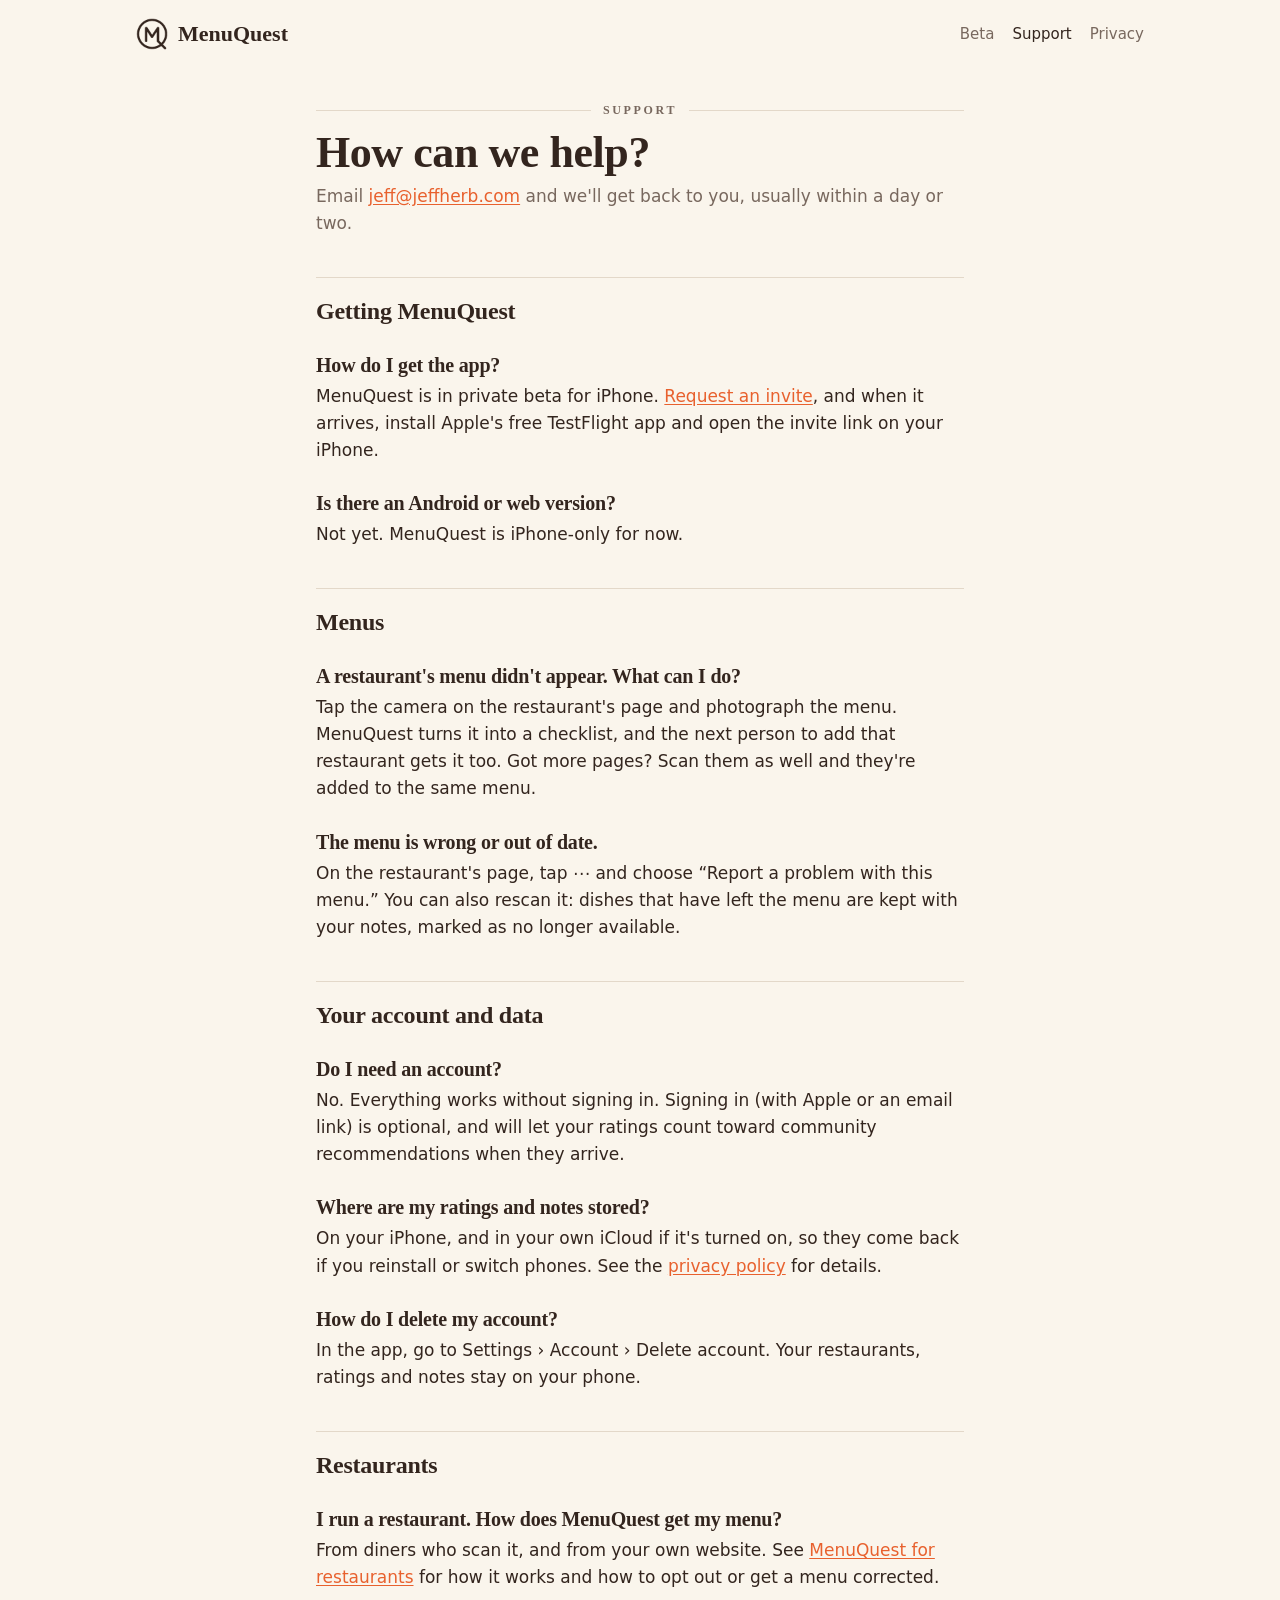
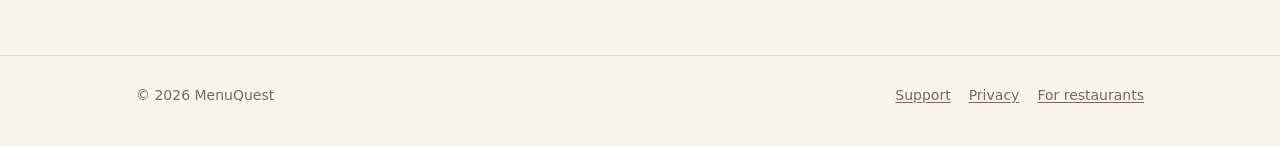
<file: support/index.html>
<!doctype html>
<html lang="en">
<head>
<meta charset="utf-8">
<meta name="viewport" content="width=device-width, initial-scale=1">
<title>MenuQuest Support</title>
<meta name="description" content="Help with MenuQuest: getting the beta, menus, accounts, and your data.">
<meta name="theme-color" content="#faf5ec" media="(prefers-color-scheme: light)">
<meta name="theme-color" content="#171311" media="(prefers-color-scheme: dark)">
<link rel="icon" href="/assets/favicon.png">
<link rel="apple-touch-icon" href="/assets/apple-touch-icon.png">
<link rel="stylesheet" href="/assets/site.css?v=3">
</head>
<body>
<header class="site-header">
  <div class="wrap">
    <a class="brand" href="/"><span class="mark" aria-hidden="true"></span>MenuQuest</a>
    <nav class="site-nav" aria-label="Site">
      <a href="/#beta">Beta</a>
      <a href="/support/" aria-current="page">Support</a>
      <a href="/privacy/">Privacy</a>
    </nav>
  </div>
</header>

<main class="narrow page">
<p class="eyebrow">Support</p>
<h1>How can we help?</h1>
<p class="date">Email <a href="mailto:jeff@jeffherb.com">jeff@jeffherb.com</a> and we'll get back to you, usually within a day or two.</p>

<div class="faq">
<h2>Getting MenuQuest</h2>
<h3>How do I get the app?</h3>
<p>MenuQuest is in private beta for iPhone. <a href="/#beta">Request an invite</a>, and when it arrives, install Apple's free TestFlight app and open the invite link on your iPhone.</p>
<h3>Is there an Android or web version?</h3>
<p>Not yet. MenuQuest is iPhone-only for now.</p>

<h2>Menus</h2>
<h3>A restaurant's menu didn't appear. What can I do?</h3>
<p>Tap the camera on the restaurant's page and photograph the menu. MenuQuest turns it into a checklist, and the next person to add that restaurant gets it too. Got more pages? Scan them as well and they're added to the same menu.</p>
<h3>The menu is wrong or out of date.</h3>
<p>On the restaurant's page, tap ⋯ and choose “Report a problem with this menu.” You can also rescan it: dishes that have left the menu are kept with your notes, marked as no longer available.</p>

<h2>Your account and data</h2>
<h3>Do I need an account?</h3>
<p>No. Everything works without signing in. Signing in (with Apple or an email link) is optional, and will let your ratings count toward community recommendations when they arrive.</p>
<h3>Where are my ratings and notes stored?</h3>
<p>On your iPhone, and in your own iCloud if it's turned on, so they come back if you reinstall or switch phones. See the <a href="/privacy/">privacy policy</a> for details.</p>
<h3>How do I delete my account?</h3>
<p>In the app, go to Settings › Account › Delete account. Your restaurants, ratings and notes stay on your phone.</p>

<h2>Restaurants</h2>
<h3>I run a restaurant. How does MenuQuest get my menu?</h3>
<p>From diners who scan it, and from your own website. See <a href="/menu-reader/">MenuQuest for restaurants</a> for how it works and how to opt out or get a menu corrected.</p>
</div>
</main>

<footer class="site-footer">
  <div class="wrap">
    <span>© 2026 MenuQuest</span>
    <nav aria-label="Footer">
      <a href="/support/">Support</a>
      <a href="/privacy/">Privacy</a>
      <a href="/menu-reader/">For restaurants</a>
    </nav>
  </div>
</footer>
</body>
</html>
</file>
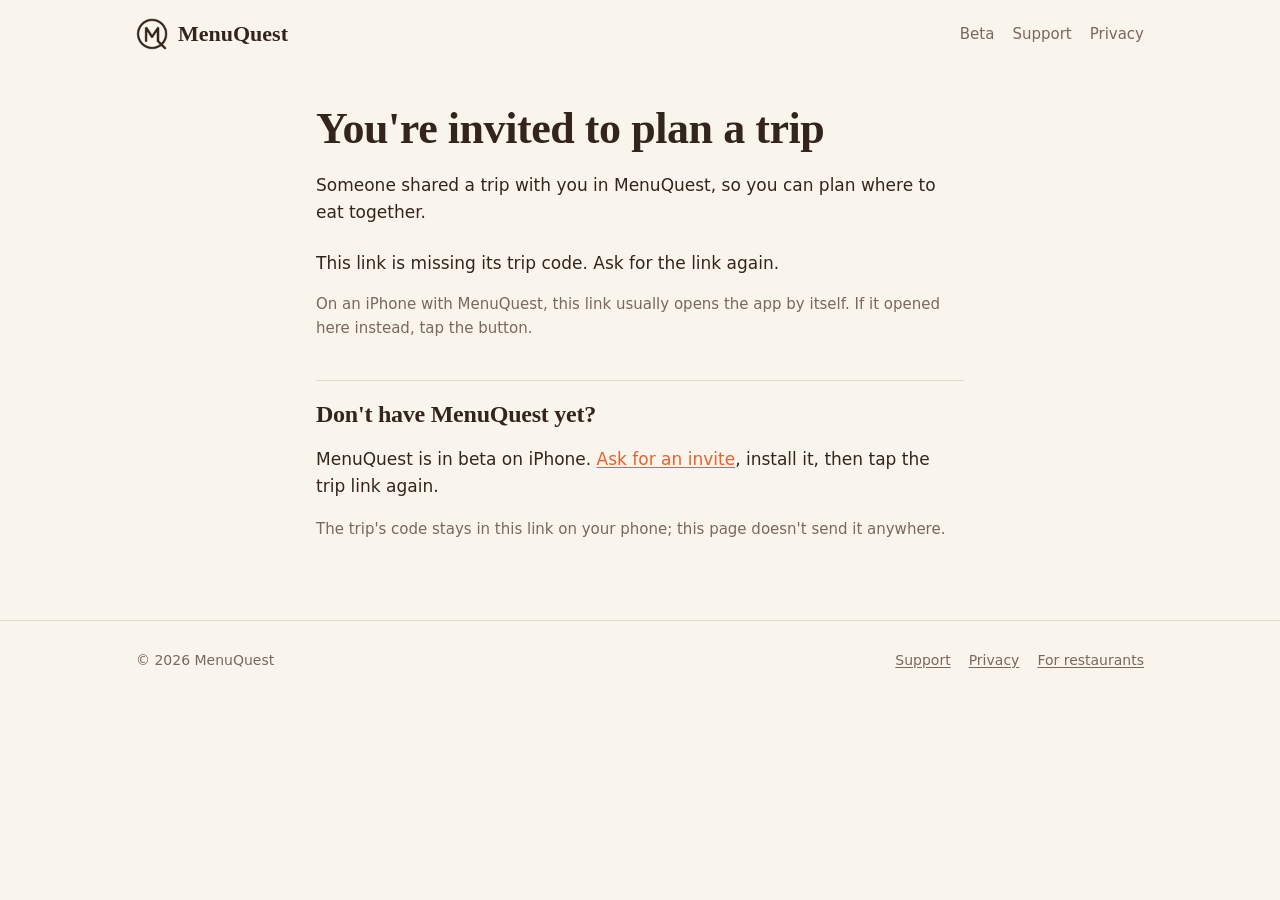
<file: t/index.html>
<!doctype html>
<html lang="en">
<head>
<meta charset="utf-8">
<meta name="viewport" content="width=device-width, initial-scale=1">
<title>Trip Invite</title>
<meta name="description" content="You're invited to plan a trip together in MenuQuest.">
<meta name="robots" content="noindex">
<meta name="theme-color" content="#faf5ec" media="(prefers-color-scheme: light)">
<meta name="theme-color" content="#171311" media="(prefers-color-scheme: dark)">
<link rel="icon" href="/assets/favicon.png">
<link rel="apple-touch-icon" href="/assets/apple-touch-icon.png">
<link rel="stylesheet" href="/assets/site.css?v=3">
<style>.invite .hint { color: var(--ink-soft); font-size: 15px; } .invite #open-wrap { margin: 24px 0 8px; }</style>
</head>
<body>
<header class="site-header">
  <div class="wrap">
    <a class="brand" href="/"><span class="mark" aria-hidden="true"></span>MenuQuest</a>
    <nav class="site-nav" aria-label="Site">
      <a href="/#beta">Beta</a>
      <a href="/support/">Support</a>
      <a href="/privacy/">Privacy</a>
    </nav>
  </div>
</header>

<main class="narrow page invite">
<h1>You're invited to plan a trip</h1>
<p>Someone shared a trip with you in MenuQuest, so you can plan where to eat together.</p>

<p id="open-wrap"><a class="button" id="open" href="menuquest://trip">Open in MenuQuest</a></p>
<p class="hint">On an iPhone with MenuQuest, this link usually opens the app by itself. If it opened
here instead, tap the button.</p>

<h2>Don't have MenuQuest yet?</h2>
<p>MenuQuest is in beta on iPhone. <a href="/#beta">Ask for an invite</a>, install it, then tap the
trip link again.</p>

<p class="hint">The trip's code stays in this link on your phone; this page doesn't send it anywhere.</p>
</main>
<script>
  // menuquest.app/t/#<code>: the code is after the #, so it never reaches the web server.
  (function () {
    var code = (location.hash || '').slice(1);
    var open = document.getElementById('open');
    if (/^[0-9a-f]{16}$/.test(code)) {
      open.href = 'menuquest://trip/' + code;
    } else {
      document.getElementById('open-wrap').textContent = "This link is missing its trip code. Ask for the link again.";
    }
  })();
</script>


<footer class="site-footer">
  <div class="wrap">
    <span>© 2026 MenuQuest</span>
    <nav aria-label="Footer">
      <a href="/support/">Support</a>
      <a href="/privacy/">Privacy</a>
      <a href="/menu-reader/">For restaurants</a>
    </nav>
  </div>
</footer>
</body>
</html>
</file>
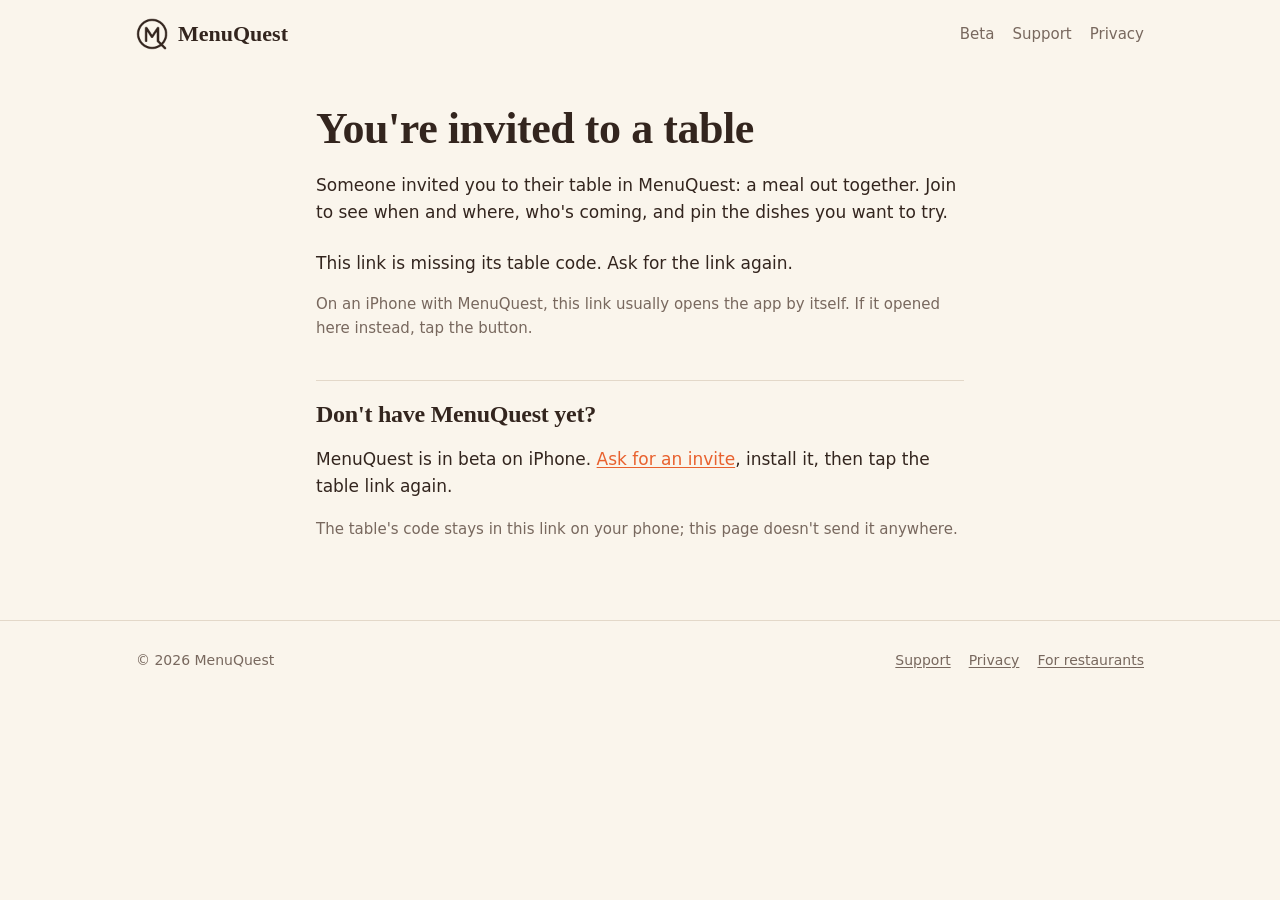
<file: table/index.html>
<!doctype html>
<html lang="en">
<head>
<meta charset="utf-8">
<meta name="viewport" content="width=device-width, initial-scale=1">
<title>Table Invite</title>
<meta name="description" content="You're invited to join a table in MenuQuest.">
<meta name="robots" content="noindex">
<meta name="theme-color" content="#faf5ec" media="(prefers-color-scheme: light)">
<meta name="theme-color" content="#171311" media="(prefers-color-scheme: dark)">
<link rel="icon" href="/assets/favicon.png">
<link rel="apple-touch-icon" href="/assets/apple-touch-icon.png">
<link rel="stylesheet" href="/assets/site.css?v=3">
<style>.invite .hint { color: var(--ink-soft); font-size: 15px; } .invite #open-wrap { margin: 24px 0 8px; }</style>
</head>
<body>
<header class="site-header">
  <div class="wrap">
    <a class="brand" href="/"><span class="mark" aria-hidden="true"></span>MenuQuest</a>
    <nav class="site-nav" aria-label="Site">
      <a href="/#beta">Beta</a>
      <a href="/support/">Support</a>
      <a href="/privacy/">Privacy</a>
    </nav>
  </div>
</header>

<main class="narrow page invite">
<h1>You're invited to a table</h1>
<p>Someone invited you to their table in MenuQuest: a meal out together. Join to see when and where,
who's coming, and pin the dishes you want to try.</p>

<p id="open-wrap"><a class="button" id="open" href="menuquest://table">Open in MenuQuest</a></p>
<p class="hint">On an iPhone with MenuQuest, this link usually opens the app by itself. If it opened
here instead, tap the button.</p>

<h2>Don't have MenuQuest yet?</h2>
<p>MenuQuest is in beta on iPhone. <a href="/#beta">Ask for an invite</a>, install it, then tap the
table link again.</p>

<p class="hint">The table's code stays in this link on your phone; this page doesn't send it anywhere.</p>
</main>
<script>
  // menuquest.app/table/#<code>: the code is after the #, so it never reaches the web server.
  (function () {
    var code = (location.hash || '').slice(1);
    var open = document.getElementById('open');
    if (/^[0-9a-f]{16}$/.test(code)) {
      open.href = 'menuquest://table/' + code;
    } else {
      document.getElementById('open-wrap').textContent = "This link is missing its table code. Ask for the link again.";
    }
  })();
</script>


<footer class="site-footer">
  <div class="wrap">
    <span>© 2026 MenuQuest</span>
    <nav aria-label="Footer">
      <a href="/support/">Support</a>
      <a href="/privacy/">Privacy</a>
      <a href="/menu-reader/">For restaurants</a>
    </nav>
  </div>
</footer>
</body>
</html>
</file>
<file: assets/site.css>
/* MenuQuest: the app's "printed menu" look, for the web. */
:root {
  --paper: #faf5ec; --card: #fffdf9; --rule: #e3d8c9;
  --ink: #33251e; --ink-soft: #78685e;
  --accent: #e8612e; --accent-ink: #ffffff; --tried: #3e945e; --gold: #e6a819;
  --serif: ui-serif, "New York", "Iowan Old Style", Georgia, serif;
  --sans: -apple-system, BlinkMacSystemFont, "Segoe UI", system-ui, sans-serif;
}
@media (prefers-color-scheme: dark) {
  :root:not([data-theme="light"]) {
    --paper: #171311; --card: #26201c; --rule: #41382f;
    --ink: #f4ece4; --ink-soft: #b0a399;
    --accent: #ff8a57; --accent-ink: #1c120d; --tried: #66c386; --gold: #fcc73f;
  }
}

* { box-sizing: border-box; }
html { -webkit-text-size-adjust: 100%; }
body { margin: 0; background: var(--paper); color: var(--ink); font: 17px/1.6 var(--sans); }
a { color: var(--accent); text-underline-offset: 2px; }
img { max-width: 100%; height: auto; display: block; }
h1, h2, h3 { font-family: var(--serif); line-height: 1.15; letter-spacing: -0.01em; }

.wrap { max-width: 1040px; margin: 0 auto; padding: 0 16px; }
.narrow { max-width: 680px; margin: 0 auto; padding: 0 16px; }

/* Header */
.site-header { padding: 18px 0; }
.site-header .wrap { display: flex; align-items: center; justify-content: space-between; gap: 16px; }
.brand { display: inline-flex; align-items: center; gap: 10px; color: var(--ink); text-decoration: none;
         font: 700 22px/1 var(--serif); }
.mark { width: 32px; height: 32px; background: var(--ink);
        -webkit-mask: url(/assets/mark.png) center / contain no-repeat; mask: url(/assets/mark.png) center / contain no-repeat; }
.site-nav { display: flex; gap: 18px; font-size: 15px; }
.site-nav a { color: var(--ink-soft); text-decoration: none; }
.site-nav a:hover, .site-nav a[aria-current="page"] { color: var(--ink); }

/* Printed-menu flourishes */
.eyebrow { display: flex; align-items: center; gap: 12px; color: var(--ink-soft);
           font: 700 12px/1 var(--serif); letter-spacing: 0.22em; text-transform: uppercase; }
.eyebrow::before, .eyebrow::after { content: ""; flex: 1; height: 1px; background: var(--rule); }
.leader { display: flex; align-items: baseline; gap: 8px; }
.leader .dots { flex: 1; border-bottom: 2px dotted color-mix(in srgb, var(--ink) 28%, transparent); transform: translateY(-4px); }

/* Hero */
.hero { padding-block: 40px 24px; display: grid; gap: 40px; align-items: center; grid-template-columns: 1.1fr 0.9fr; align-items: start; }
.hero .eyebrow { max-width: 320px; }
.hero .eyebrow::before { display: none; }
.hero h1 { font-size: clamp(40px, 7vw, 64px); margin: 18px 0 16px; }
.hero p.lead { font-size: 20px; color: var(--ink-soft); margin: 0 0 28px; max-width: 30em; }
.hero .phone { justify-self: center; width: min(320px, 80vw); }

.phone { border-radius: 38px; overflow: hidden; border: 8px solid var(--ink);
         box-shadow: 0 24px 60px -24px rgba(51, 37, 30, 0.45); background: var(--card); }

/* Beta form */
.signup { background: var(--card); border: 1px solid var(--rule); border-radius: 20px; padding: 20px; max-width: 460px; }
.signup h2 { font-size: 22px; margin: 0 0 4px; }
.signup p { margin: 0 0 14px; color: var(--ink-soft); font-size: 15px; }
.signup form { display: flex; flex-direction: column; gap: 10px; }
.signup input[type="email"], .signup input[type="text"] {
  font: inherit; color: var(--ink); background: var(--paper); border: 1px solid var(--rule);
  border-radius: 12px; padding: 12px 14px; width: 100%; }
.signup input:focus { outline: 2px solid var(--accent); outline-offset: 1px; }
.signup .hp { position: absolute; left: -9999px; width: 1px; height: 1px; overflow: hidden; }
.button { font: 600 17px/1 var(--sans); color: var(--accent-ink); background: var(--accent); border: 0;
          border-radius: 999px; padding: 15px 22px; cursor: pointer; text-decoration: none; display: inline-block; text-align: center; }
.button[disabled] { opacity: 0.6; cursor: default; }
.signup .note { font-size: 13px; color: var(--ink-soft); margin: 4px 0 0; }
.signup .status { font-size: 15px; margin: 4px 0 0; min-height: 1.4em; }
.signup .status.ok { color: var(--tried); }
.signup .status.err { color: var(--accent); }

/* Features */
.features { padding-block: 56px 24px; }
.features .eyebrow { margin-bottom: 32px; }
.feature { display: grid; grid-template-columns: 1fr 1fr; gap: 40px; align-items: center; padding: 28px 0; }
.feature:nth-child(even) .feature-text { order: 2; }
.feature h3 { font-size: 30px; margin: 0 0 10px; }
.feature p { color: var(--ink-soft); margin: 0; font-size: 18px; max-width: 26em; }
.feature .phone { width: min(280px, 72vw); justify-self: center; }

/* "Menu" list of promises */
.promises { padding-block: 40px 64px; }
.promises .card { background: var(--card); border: 1px solid var(--rule); border-radius: 20px; padding: 24px; }
.promises .leader { padding: 10px 0; font-size: 17px; }
.promises .leader strong { font-family: var(--serif); font-size: 19px; }
.promises .leader span:last-child { color: var(--ink-soft); font-size: 15px; white-space: nowrap; }

/* Text pages (privacy, support, menu reader) */
.page { padding-block: 24px 64px; }
.page h1 { font-size: clamp(32px, 6vw, 44px); margin: 12px 0 4px; }
.page h2 { font-size: 24px; margin: 40px 0 8px; padding-top: 20px; border-top: 1px solid var(--rule); }
.page .date { color: var(--ink-soft); margin: 0 0 24px; }
.page .summary { background: var(--card); border: 1px solid var(--rule); border-left: 4px solid var(--accent);
                 padding: 14px 18px; border-radius: 10px; }
.page table { width: 100%; border-collapse: collapse; font-size: 15px; }
.page th, .page td { text-align: left; vertical-align: top; padding: 10px 10px 10px 0; border-bottom: 1px solid var(--rule); }
.page th { color: var(--ink-soft); font-weight: 600; }
.page pre { background: var(--card); border: 1px solid var(--rule); border-radius: 10px; padding: 14px 16px;
            overflow-x: auto; font: 15px/1.5 ui-monospace, "SF Mono", Menlo, monospace; }
.page code { font: 0.92em ui-monospace, "SF Mono", Menlo, monospace; }
.faq h3 { font-size: 20px; margin: 28px 0 6px; }
.faq p { margin: 0; }

/* Footer */
.site-footer { border-top: 1px solid var(--rule); padding: 28px 0 40px; color: var(--ink-soft); font-size: 14px; }
.site-footer .wrap { display: flex; flex-wrap: wrap; gap: 12px 24px; justify-content: space-between; }
.site-footer nav { display: flex; flex-wrap: wrap; gap: 18px; }
.site-footer a { color: var(--ink-soft); }

@media (max-width: 760px) {
  .hero { grid-template-columns: 1fr; padding-top: 16px; gap: 32px; }
  .hero .eyebrow { max-width: none; }
  .feature { grid-template-columns: 1fr; gap: 20px; padding: 20px 0; }
  .feature:nth-child(even) .feature-text { order: 0; }
  .site-nav { gap: 14px; font-size: 14px; }
  .promises .leader { flex-wrap: wrap; }
  .promises .leader .dots { display: none; }
  .promises .leader span:last-child { white-space: normal; width: 100%; }
  .page table, .page tbody, .page tr, .page td { display: block; }
  .page thead { display: none; }
  .page td { border: 0; padding: 2px 0; }
  .page tr { border-bottom: 1px solid var(--rule); padding: 10px 0; }
}
</file>
